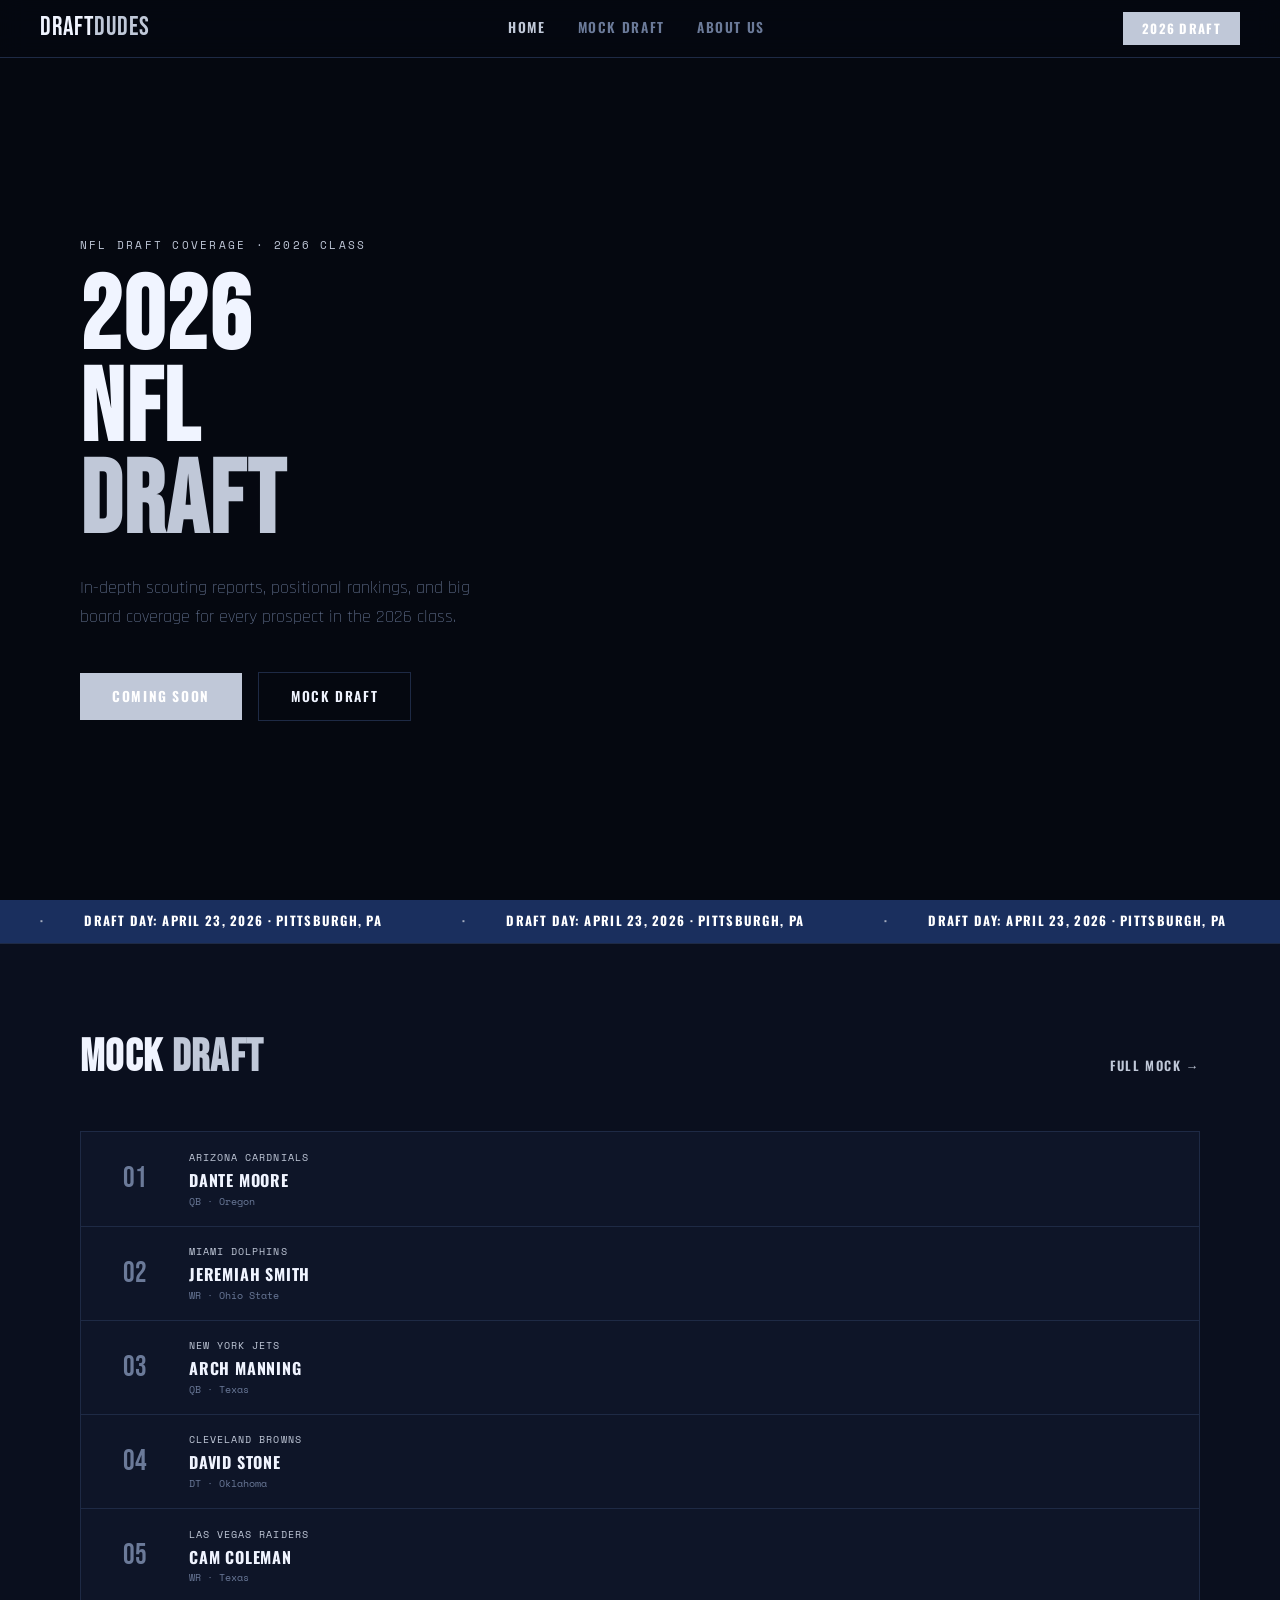
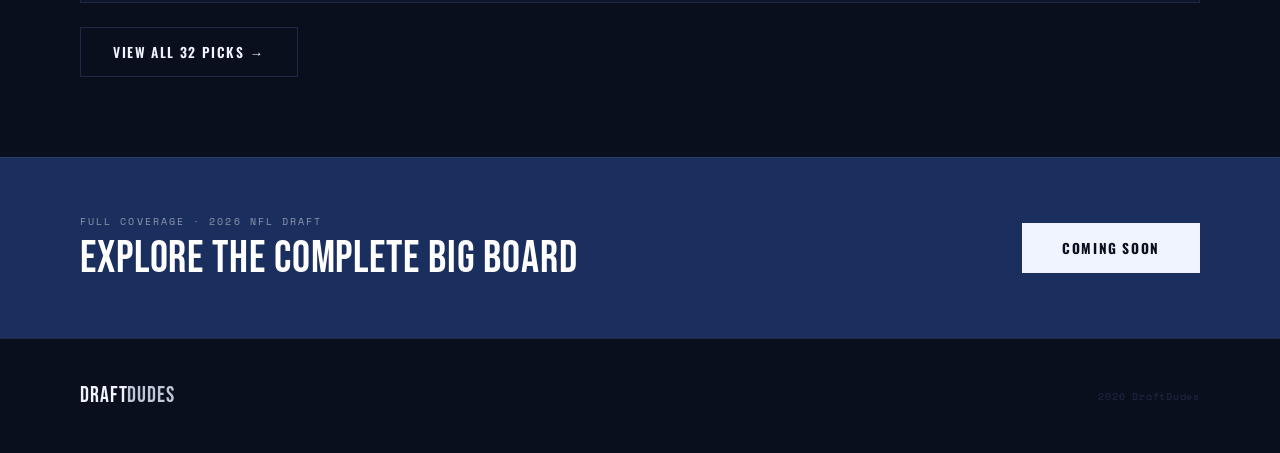
<file: index.html>
<!DOCTYPE html>
<html lang="en">
<head>
<meta charset="UTF-8">
<meta name="viewport" content="width=device-width, initial-scale=1.0">
<title>DraftDudes — 2026 NFL Draft</title>
<link rel="icon" type="image/x-icon" href="ChatGPT Image Apr 23, 2026, 07_08_02 PM.png">
<link rel="preconnect" href="https://fonts.googleapis.com">
<link rel="preconnect" href="https://fonts.gstatic.com" crossorigin>
<link href="https://fonts.googleapis.com/css2?family=Bebas+Neue&family=Oswald:wght@300;400;600;700&family=Rajdhani:wght@300;500;600;700&family=Space+Mono:wght@400;700&display=swap" rel="stylesheet">
<link rel="stylesheet" href="Main.css">
</head>
<body>

<!-- NAV -->
<nav class="topnav" id="mainNav">
  <a href="index.html" class="nav-logo">Draft<span>Dudes</span></a>
  <ul class="nav-links">
    <li><a href="index.html" class="active">Home</a></li>
    <li><a href="MockDraft27.html">Mock Draft</a></li>
    <li><a href="About.html">About Us</a></li>
  </ul>
  <a href="#" class="nav-cta">2026 Draft</a>
  <button class="hamburger" id="hamburger" aria-label="Menu">
    <span></span><span></span><span></span>
  </button>
</nav>

<!-- HERO -->
<section class="hero" id="home">
  <div class="hero-left">
    <div class="hero-eyebrow fade-up">NFL Draft Coverage · 2026 Class</div>
    <h1 class="hero-title fade-up delay-1">
      2026<br>NFL<br><em>Draft</em>
    </h1>
    <p class="hero-sub fade-up delay-2">
      In-depth scouting reports, positional rankings, and big board coverage for every prospect in the 2026 class.
    </p>
    <div class="hero-actions fade-up delay-3">
      <a href="" class="btn-primary">Coming soon</a>
      <a href="MockDraft27.html" class="btn-ghost">Mock Draft</a>
    </div>
  </div>
  </section>


<!-- TICKER -->
<div class="ticker-wrap">
  <div class="ticker-track">
    <span class="ticker-item">Draft Day: April 23, 2026 · Pittsburgh, PA</span>
    <span class="ticker-item">Draft Day: April 23, 2026 · Pittsburgh, PA</span>
    <span class="ticker-item">Draft Day: April 23, 2026 · Pittsburgh, PA</span>
    <span class="ticker-item">Draft Day: April 23, 2026 · Pittsburgh, PA</span>
    <span class="ticker-item">Draft Day: April 23, 2026 · Pittsburgh, PA</span>
    <span class="ticker-item">Draft Day: April 23, 2026 · Pittsburgh, PA</span>
    <span class="ticker-item">Draft Day: April 23, 2026 · Pittsburgh, PA</span>
    <span class="ticker-item">Draft Day: April 23, 2026 · Pittsburgh, PA</span>
  </div>
</div>



<!-- MOCK DRAFT -->
<section class="section mock-section" id="mock">
  <div class="section-header">
    <h2 class="section-title">Mock <span>Draft</span></h2>
    <a href="MockDraft27.html" class="section-link">Full Mock →</a>
  </div>
  <div class="mock-picks">
    <a href="#" class="mock-pick">
      <div class="mp-num">01</div>
      <div class="mp-info">
        <div class="mp-team">Arizona Cardnials</div>
        <div class="mp-player">Dante Moore</div>
        <div class="mp-pos-school">QB · Oregon</div>
      </div>
    </a>
    <a href="#" class="mock-pick">
      <div class="mp-num">02</div>
      <div class="mp-info">
        <div class="mp-team">Miami Dolphins</div>
        <div class="mp-player">Jeremiah Smith</div>
        <div class="mp-pos-school">WR · Ohio State</div>
      </div>
    </a>
    <a href="#" class="mock-pick">
      <div class="mp-num">03</div>
      <div class="mp-info">
        <div class="mp-team">New York Jets</div>
        <div class="mp-player">Arch Manning</div>
        <div class="mp-pos-school">QB · Texas</div>
      </div>
      
    </a>
    <a href="#" class="mock-pick">
      <div class="mp-num">04</div>
      <div class="mp-info">
        <div class="mp-team">Cleveland Browns</div>
        <div class="mp-player">David Stone</div>
        <div class="mp-pos-school">DT · Oklahoma</div>
      </div>

    </a>
    <a href="#" class="mock-pick">
      <div class="mp-num">05</div>
      <div class="mp-info">
        <div class="mp-team">Las Vegas Raiders</div>
        <div class="mp-player">Cam Coleman</div>
        <div class="mp-pos-school">WR · Texas</div>
      </div>
      
    </a>
  </div>
  <a href="MockDraft27.html" class="btn-ghost">View All 32 Picks →</a>
</section>

<!-- CTA BAND -->
<div class="cta-band">
  <div class="cta-band-text">
    <div class="cta-band-eyebrow">Full Coverage · 2026 NFL Draft</div>
    <div class="cta-band-title">Explore the Complete Big Board</div>
  </div>
  <a href="" class="btn-white">Coming Soon</a>
</div>

<!-- FOOTER -->
<footer>
  <div class="footer-logo">Draft<span>Dudes</span></div>
  <div class="footer-copy">2026 DraftDudes</div>
</footer>

<script>
  const hamburger = document.getElementById('hamburger');
  const nav = document.getElementById('mainNav');
  hamburger.addEventListener('click', () => nav.classList.toggle('open'));
</script>

</body>
</html>
</file>
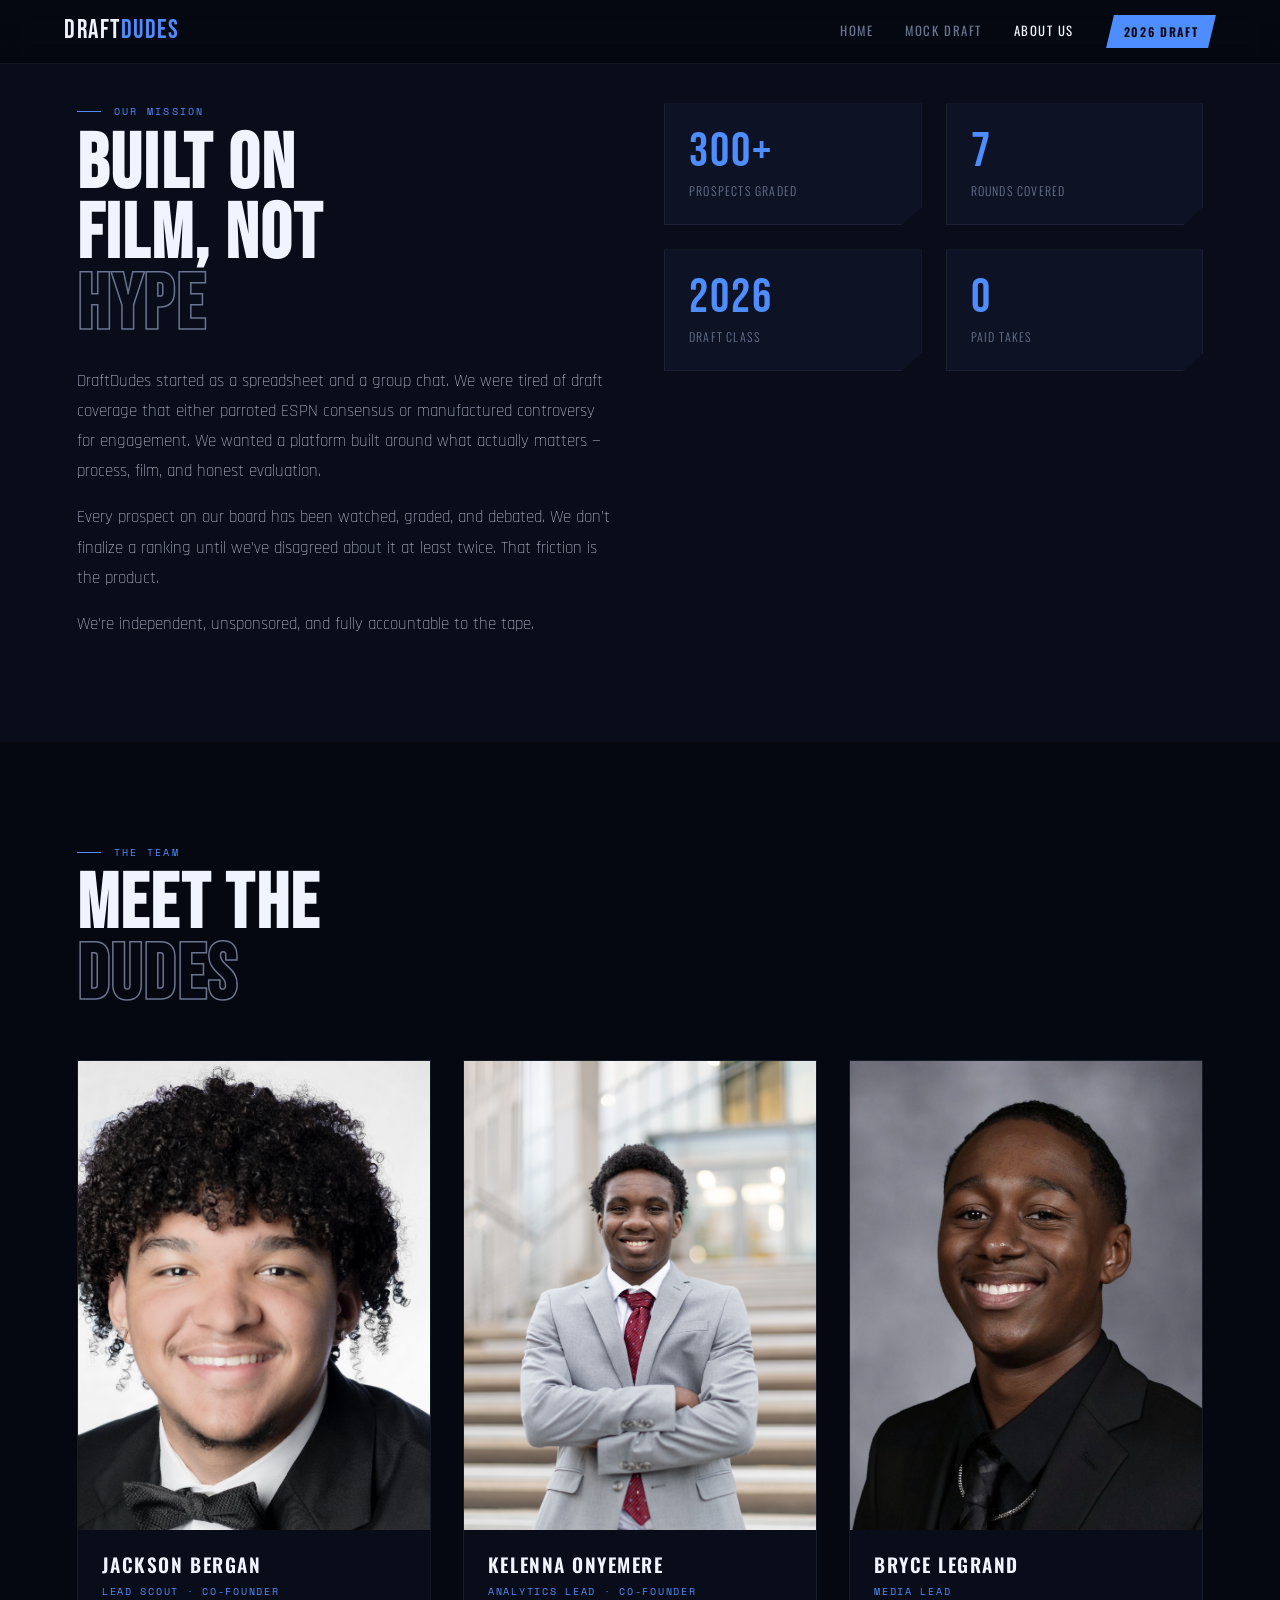
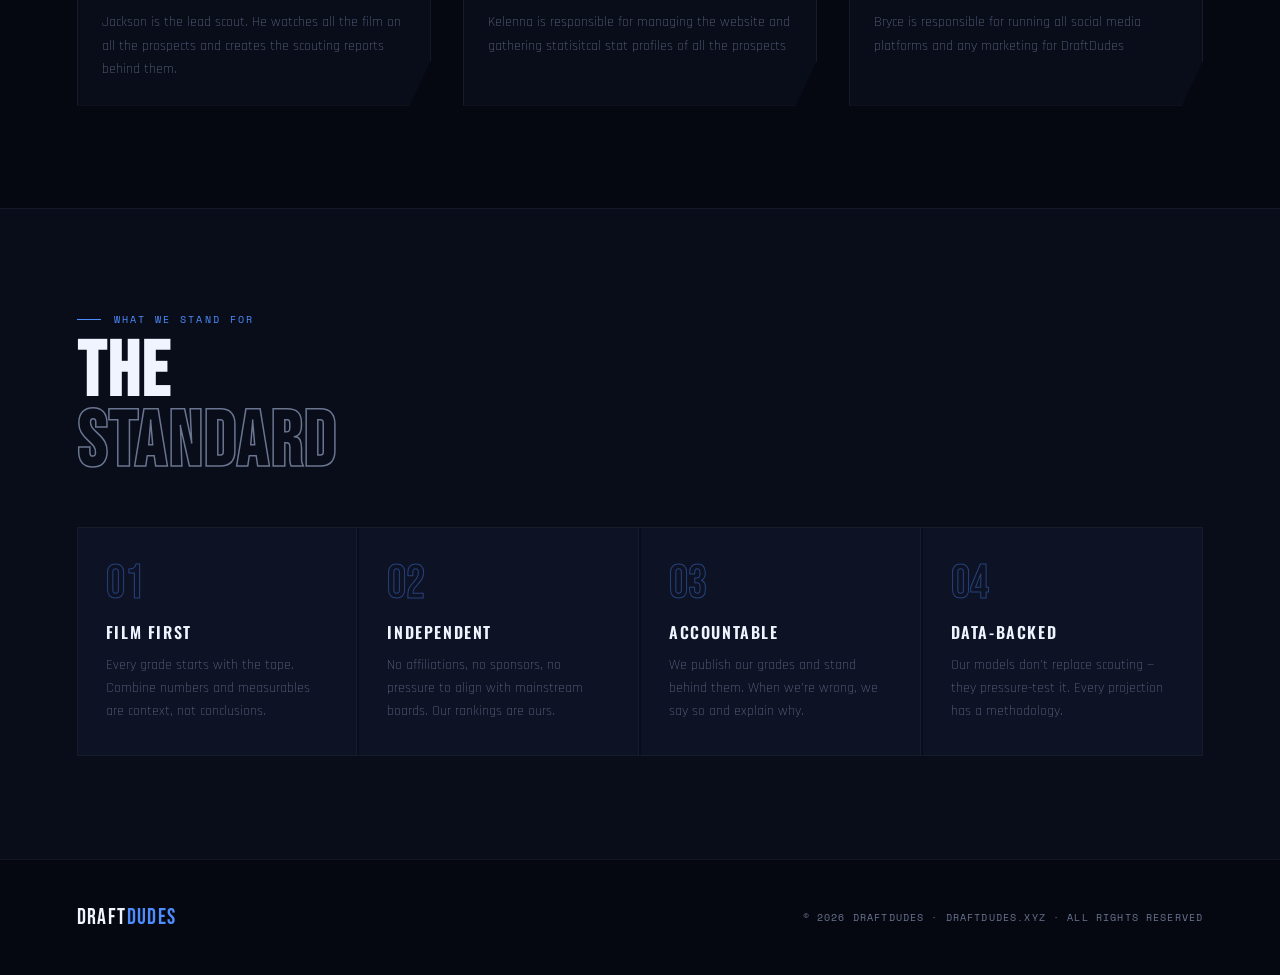
<file: About.html>
<!DOCTYPE html>
<html lang="en">
<head>
<meta charset="UTF-8">
<meta name="viewport" content="width=device-width, initial-scale=1.0">
<title>DraftDudes — About Us</title>
<link rel="preconnect" href="https://fonts.googleapis.com">
<link rel="preconnect" href="https://fonts.gstatic.com" crossorigin>
<link href="https://fonts.googleapis.com/css2?family=Bebas+Neue&family=Oswald:wght@300;400;600;700&family=Rajdhani:wght@300;500;600;700&family=Space+Mono:wght@400;700&display=swap" rel="stylesheet">
<style>
  /* ── TOKENS ── */
  :root {
    --black:     #050810;
    --navy:      #090d1a;
    --navy-mid:  #0d1225;
    --silver:    #c0c8d8;
    --silver-dim:#6a7590;
    --white:     #f0f4ff;
    --accent:    #4e8dff;
    --accent2:   #a0c4ff;
    --red:       #c0392b;
    --gold:      #d4af37;
    --gap:       clamp(1.5rem, 4vw, 3rem);
  }

  *, *::before, *::after { box-sizing: border-box; margin: 0; padding: 0; }

  html { scroll-behavior: smooth; }

  body {
    background: var(--black);
    color: var(--white);
    font-family: 'Rajdhani', sans-serif;
    font-size: 17px;
    line-height: 1.6;
    overflow-x: hidden;
  }

  /* ── NAV ── */
  .topnav {
    position: fixed; top: 0; left: 0; right: 0; z-index: 100;
    display: flex; align-items: center; gap: 2rem;
    padding: 0 clamp(1.5rem, 5vw, 4rem);
    height: 64px;
    background: rgba(5,8,16,0.92);
    backdrop-filter: blur(12px);
    border-bottom: 1px solid rgba(192,200,216,0.08);
  }
  .nav-logo {
    font-family: 'Bebas Neue', sans-serif;
    font-size: 1.6rem;
    letter-spacing: 0.06em;
    text-decoration: none;
    color: var(--white);
    margin-right: auto;
  }
  .nav-logo span { color: var(--accent); }
  .nav-links { list-style: none; display: flex; gap: 2rem; }
  .nav-links a {
    font-family: 'Oswald', sans-serif;
    font-size: 0.8rem;
    font-weight: 400;
    letter-spacing: 0.12em;
    text-transform: uppercase;
    text-decoration: none;
    color: var(--silver-dim);
    transition: color 0.2s;
  }
  .nav-links a:hover, .nav-links a.active { color: var(--white); }
  .nav-cta {
    font-family: 'Oswald', sans-serif;
    font-size: 0.75rem;
    font-weight: 600;
    letter-spacing: 0.14em;
    text-transform: uppercase;
    text-decoration: none;
    color: var(--black);
    background: var(--accent);
    padding: 0.45rem 1.1rem;
    clip-path: polygon(8px 0%, 100% 0%, calc(100% - 8px) 100%, 0% 100%);
    transition: background 0.2s;
  }
  .nav-cta:hover { background: var(--accent2); }

  /* ── HERO ── */
  .hero {
    min-height: 100svh;
    padding: 80px clamp(1.5rem, 6vw, 5rem) 0;
    display: grid;
    grid-template-columns: 1fr 1fr;
    gap: var(--gap);
    align-items: center;
    position: relative;
    overflow: hidden;
  }
  .hero::before {
    content: '';
    position: absolute; inset: 0;
    background: radial-gradient(ellipse 60% 70% at 80% 50%, rgba(78,141,255,0.07) 0%, transparent 70%);
    pointer-events: none;
  }

  .hero-eyebrow {
    font-family: 'Space Mono', monospace;
    font-size: 0.7rem;
    letter-spacing: 0.22em;
    text-transform: uppercase;
    color: var(--accent);
    margin-bottom: 1rem;
    display: flex; align-items: center; gap: 0.8rem;
  }
  .hero-eyebrow::before {
    content: '';
    display: inline-block;
    width: 32px; height: 1px;
    background: var(--accent);
  }

  .hero-title {
    font-family: 'Bebas Neue', sans-serif;
    font-size: clamp(5rem, 12vw, 10rem);
    line-height: 0.88;
    letter-spacing: 0.02em;
    color: var(--white);
    margin-bottom: 1.5rem;
  }
  .hero-title em {
    font-style: normal;
    color: transparent;
    -webkit-text-stroke: 2px var(--accent);
  }

  .hero-sub {
    font-family: 'Rajdhani', sans-serif;
    font-size: 1.05rem;
    font-weight: 300;
    color: var(--silver);
    max-width: 420px;
    line-height: 1.7;
    margin-bottom: 2rem;
  }

  /* ── HERO RIGHT / CARD ── */
  .hero-right {
    position: relative;
    display: flex;
    flex-direction: column;
    align-items: center;
    justify-content: flex-end;
    height: 100%;
    min-height: 500px;
  }
  .card-frame {
    position: relative;
    width: clamp(260px, 38vw, 440px);
  }
  .card-frame img {
    width: 100%;
    height: auto;
    display: block;
    object-fit: cover;
    clip-path: polygon(0 0, 100% 0, 100% 90%, 92% 100%, 0 100%);
    filter: grayscale(20%) contrast(1.05);
  }
  /* accent stripe */
  .card-frame::before {
    content: '';
    position: absolute;
    top: -6px; left: -6px;
    right: 30px; bottom: 30px;
    border: 1px solid rgba(78,141,255,0.35);
    clip-path: polygon(0 0, 100% 0, 100% 90%, 92% 100%, 0 100%);
    pointer-events: none;
    z-index: -1;
  }
  .card-label {
    margin-top: 1rem;
    text-align: center;
  }
  .card-label-name {
    font-family: 'Oswald', sans-serif;
    font-size: 1.3rem;
    font-weight: 600;
    letter-spacing: 0.1em;
    text-transform: uppercase;
    color: var(--white);
  }
  .card-label-role {
    font-family: 'Space Mono', monospace;
    font-size: 0.65rem;
    letter-spacing: 0.18em;
    text-transform: uppercase;
    color: var(--accent);
    margin-top: 0.2rem;
  }

  /* ── SECTION SHELL ── */
  .section {
    padding: clamp(4rem, 8vw, 7rem) clamp(1.5rem, 6vw, 5rem);
  }

  .section-label {
    font-family: 'Space Mono', monospace;
    font-size: 0.65rem;
    letter-spacing: 0.22em;
    text-transform: uppercase;
    color: var(--accent);
    margin-bottom: 0.6rem;
    display: flex; align-items: center; gap: 0.8rem;
  }
  .section-label::before {
    content: '';
    display: inline-block;
    width: 24px; height: 1px;
    background: var(--accent);
  }

  .section-heading {
    font-family: 'Bebas Neue', sans-serif;
    font-size: clamp(2.5rem, 6vw, 5rem);
    line-height: 0.92;
    letter-spacing: 0.03em;
    color: var(--white);
    margin-bottom: 1.5rem;
  }
  .section-heading em {
    font-style: normal;
    color: transparent;
    -webkit-text-stroke: 1.5px var(--silver-dim);
  }

  /* ── MISSION ── */
  .mission {
    background: var(--navy);
    border-top: 1px solid rgba(192,200,216,0.07);
  }
  .mission-grid {
    display: grid;
    grid-template-columns: 1fr 1fr;
    gap: var(--gap);
    align-items: start;
  }
  .mission-body {
    font-size: 1.05rem;
    font-weight: 300;
    color: var(--silver);
    line-height: 1.8;
  }
  .mission-body p + p { margin-top: 1rem; }
  .mission-stats {
    display: grid;
    grid-template-columns: 1fr 1fr;
    gap: 1.5rem;
  }
  .stat-card {
    background: var(--navy-mid);
    border: 1px solid rgba(192,200,216,0.08);
    padding: 1.5rem;
    clip-path: polygon(0 0, 100% 0, 100% 85%, 92% 100%, 0 100%);
  }
  .stat-num {
    font-family: 'Bebas Neue', sans-serif;
    font-size: 3rem;
    line-height: 1;
    color: var(--accent);
    letter-spacing: 0.04em;
  }
  .stat-desc {
    font-family: 'Oswald', sans-serif;
    font-size: 0.75rem;
    font-weight: 300;
    letter-spacing: 0.1em;
    text-transform: uppercase;
    color: var(--silver-dim);
    margin-top: 0.3rem;
  }

  /* ── TEAM ── */
  .team-grid {
    display: grid;
    grid-template-columns: repeat(auto-fit, minmax(240px, 1fr));
    gap: 2rem;
    margin-top: 3rem;
  }
  .team-card {
    background: var(--navy);
    border: 1px solid rgba(192,200,216,0.08);
    overflow: hidden;
    clip-path: polygon(0 0, 100% 0, 100% 93%, 94% 100%, 0 100%);
    transition: border-color 0.25s, transform 0.25s;
  }
  .team-card:hover {
    border-color: rgba(78,141,255,0.35);
    transform: translateY(-4px);
  }
  .team-card-img {
    width: 100%;
    aspect-ratio: 3/4;
    object-fit: cover;
    object-position: top;
    display: block;
    filter: grayscale(25%);
    transition: filter 0.3s;
  }
  .team-card:hover .team-card-img { filter: grayscale(0%); }
  .team-card-img-placeholder {
    width: 100%;
    aspect-ratio: 3/4;
    background: linear-gradient(135deg, var(--navy-mid) 0%, #0f1730 100%);
    display: flex; align-items: center; justify-content: center;
  }
  .team-card-img-placeholder svg {
    width: 64px; height: 64px;
    opacity: 0.2;
  }
  .team-card-body { padding: 1.25rem 1.5rem 1.5rem; }
  .team-card-name {
    font-family: 'Oswald', sans-serif;
    font-size: 1.2rem;
    font-weight: 600;
    letter-spacing: 0.08em;
    text-transform: uppercase;
    color: var(--white);
  }
  .team-card-role {
    font-family: 'Space Mono', monospace;
    font-size: 0.6rem;
    letter-spacing: 0.18em;
    text-transform: uppercase;
    color: var(--accent);
    margin: 0.2rem 0 0.75rem;
  }
  .team-card-bio {
    font-size: 0.9rem;
    font-weight: 300;
    color: var(--silver-dim);
    line-height: 1.6;
  }
  .team-card-tags {
    display: flex; flex-wrap: wrap; gap: 0.4rem;
    margin-top: 0.9rem;
  }
  .tag {
    font-family: 'Space Mono', monospace;
    font-size: 0.58rem;
    letter-spacing: 0.12em;
    text-transform: uppercase;
    color: var(--silver-dim);
    border: 1px solid rgba(192,200,216,0.15);
    padding: 0.2rem 0.55rem;
  }

  /* ── VALUES ── */
  .values {
    background: var(--navy);
    border-top: 1px solid rgba(192,200,216,0.07);
  }
  .values-list {
    display: grid;
    grid-template-columns: repeat(auto-fit, minmax(240px, 1fr));
    gap: 2px;
    margin-top: 3rem;
    border: 1px solid rgba(192,200,216,0.08);
  }
  .value-item {
    padding: 2rem 1.75rem;
    background: var(--navy-mid);
    border-right: 1px solid rgba(192,200,216,0.06);
    transition: background 0.2s;
  }
  .value-item:last-child { border-right: none; }
  .value-item:hover { background: #101629; }
  .value-glyph {
    font-family: 'Bebas Neue', sans-serif;
    font-size: 3rem;
    line-height: 1;
    color: transparent;
    -webkit-text-stroke: 1px rgba(78,141,255,0.4);
    margin-bottom: 0.75rem;
  }
  .value-title {
    font-family: 'Oswald', sans-serif;
    font-size: 1rem;
    font-weight: 600;
    letter-spacing: 0.1em;
    text-transform: uppercase;
    color: var(--white);
    margin-bottom: 0.5rem;
  }
  .value-desc {
    font-size: 0.88rem;
    font-weight: 300;
    color: var(--silver-dim);
    line-height: 1.65;
  }

  /* ── FOOTER ── */
  footer {
    padding: 2.5rem clamp(1.5rem, 6vw, 5rem);
    border-top: 1px solid rgba(192,200,216,0.07);
    display: flex;
    align-items: center;
    justify-content: space-between;
    gap: 1rem;
    flex-wrap: wrap;
  }
  .footer-logo {
    font-family: 'Bebas Neue', sans-serif;
    font-size: 1.4rem;
    letter-spacing: 0.06em;
    color: var(--white);
    text-decoration: none;
  }
  .footer-logo span { color: var(--accent); }
  .footer-copy {
    font-family: 'Space Mono', monospace;
    font-size: 0.6rem;
    letter-spacing: 0.12em;
    color: var(--silver-dim);
    text-transform: uppercase;
  }

  /* ── FADE-IN ANIMS ── */
  .fade-up {
    opacity: 0;
    transform: translateY(24px);
    animation: fadeUp 0.7s forwards;
  }
  .delay-1 { animation-delay: 0.15s; }
  .delay-2 { animation-delay: 0.28s; }
  .delay-3 { animation-delay: 0.42s; }

  @keyframes fadeUp {
    to { opacity: 1; transform: none; }
  }

  @media (prefers-reduced-motion: reduce) {
    .fade-up { animation: none; opacity: 1; transform: none; }
  }

  /* ── RESPONSIVE ── */
  @media (max-width: 768px) {
    .hero {
      grid-template-columns: 1fr;
      padding-bottom: 3rem;
      text-align: center;
    }
    .hero-eyebrow { justify-content: center; }
    .hero-sub { margin: 0 auto 2rem; }
    .hero-right { min-height: auto; }
    .mission-grid { grid-template-columns: 1fr; }
    .nav-links, .nav-cta { display: none; }
    .values-list { grid-template-columns: 1fr 1fr; }
    .value-item { border-right: none; border-bottom: 1px solid rgba(192,200,216,0.06); }
  }
</style>
</head>
<body>

<!-- NAV -->
<nav class="topnav">
  <a href="index.html" class="nav-logo">Draft<span>Dudes</span></a>
  <ul class="nav-links">
    <li><a href="index.html">Home</a></li>
    <li><a href="MockDraft27.html">Mock Draft</a></li>
    <li><a href="About.html" class="active">About Us</a></li>
  </ul>
  <a href="#" class="nav-cta">2026 Draft</a>
</nav>


<!-- MISSION -->
<section class="section mission" id="mission">
  <div class="mission-grid">
    <div>
      <div class="section-label">Our Mission</div>
      <h2 class="section-heading">Built on<br>Film, Not<br><em>Hype</em></h2>
      <div class="mission-body">
        <p>DraftDudes started as a spreadsheet and a group chat. We were tired of draft coverage that either parroted ESPN consensus or manufactured controversy for engagement. We wanted a platform built around what actually matters — process, film, and honest evaluation.</p>
        <p>Every prospect on our board has been watched, graded, and debated. We don't finalize a ranking until we've disagreed about it at least twice. That friction is the product.</p>
        <p>We're independent, unsponsored, and fully accountable to the tape.</p>
      </div>
    </div>
    <div class="mission-stats">
      <div class="stat-card">
        <div class="stat-num">300+</div>
        <div class="stat-desc">Prospects Graded</div>
      </div>
      <div class="stat-card">
        <div class="stat-num">7</div>
        <div class="stat-desc">Rounds Covered</div>
      </div>
      <div class="stat-card">
        <div class="stat-num">2026</div>
        <div class="stat-desc">Draft Class</div>
      </div>
      <div class="stat-card">
        <div class="stat-num">0</div>
        <div class="stat-desc">Paid Takes</div>
      </div>
    </div>
  </div>
</section>

<!-- TEAM -->
<section class="section" id="team">
  <div class="section-label">The Team</div>
  <h2 class="section-heading">Meet the<br><em>Dudes</em></h2>

  <div class="team-grid">

    <!-- Jackson -->
    <div class="team-card">
      <img class="team-card-img" src="Screenshot 2026-06-23 at 2.27.05 PM.png" alt="Jackson Bergan">
      <div class="team-card-body">
        <div class="team-card-name">Jackson Bergan</div>
        <div class="team-card-role">Lead Scout · Co-Founder</div>
        <p class="team-card-bio">Jackson is the lead scout. He watches all the film on all the prospects and creates the scouting reports behind them.</p>
      </div>
    </div>

    <!-- Kelenna  -->
    <div class="team-card">
      <img class="team-card-img" src="Kelenna_headshot.jpg" alt="Kelenna Onyemere">
      <div class="team-card-body">
        <div class="team-card-name">Kelenna Onyemere</div>
        <div class="team-card-role">Analytics Lead · Co-Founder</div>
        <p class="team-card-bio">Kelenna is responsible for managing the website and gathering statisitcal stat profiles of all the prospects</p>
        
      </div>
    </div>

    <!-- Bryce -->
    <div class="team-card">
      <img class="team-card-img" src="IMG_3458.jpg" alt="Bryce Legrand">
      <div class="team-card-body">
        <div class="team-card-name">Bryce Legrand</div>
        <div class="team-card-role">Media lead</div>
        <p class="team-card-bio">Bryce is responsible for running all social media platforms and any marketing for DraftDudes</p>
        
      </div>
    </div>

  </div>
</section>

<!-- VALUES -->
<section class="section values" id="values">
  <div class="section-label">What We Stand For</div>
  <h2 class="section-heading">The<br><em>Standard</em></h2>
  <div class="values-list">
    <div class="value-item">
      <div class="value-glyph">01</div>
      <div class="value-title">Film First</div>
      <p class="value-desc">Every grade starts with the tape. Combine numbers and measurables are context, not conclusions.</p>
    </div>
    <div class="value-item">
      <div class="value-glyph">02</div>
      <div class="value-title">Independent</div>
      <p class="value-desc">No affiliations, no sponsors, no pressure to align with mainstream boards. Our rankings are ours.</p>
    </div>
    <div class="value-item">
      <div class="value-glyph">03</div>
      <div class="value-title">Accountable</div>
      <p class="value-desc">We publish our grades and stand behind them. When we're wrong, we say so and explain why.</p>
    </div>
    <div class="value-item">
      <div class="value-glyph">04</div>
      <div class="value-title">Data-Backed</div>
      <p class="value-desc">Our models don't replace scouting — they pressure-test it. Every projection has a methodology.</p>
    </div>
  </div>
</section>

<!-- FOOTER -->
<footer>
  <a href="index.html" class="footer-logo">Draft<span>Dudes</span></a>
  <span class="footer-copy">© 2026 DraftDudes · draftdudes.xyz · All rights reserved</span>
</footer>

</body>
</html>
</file>
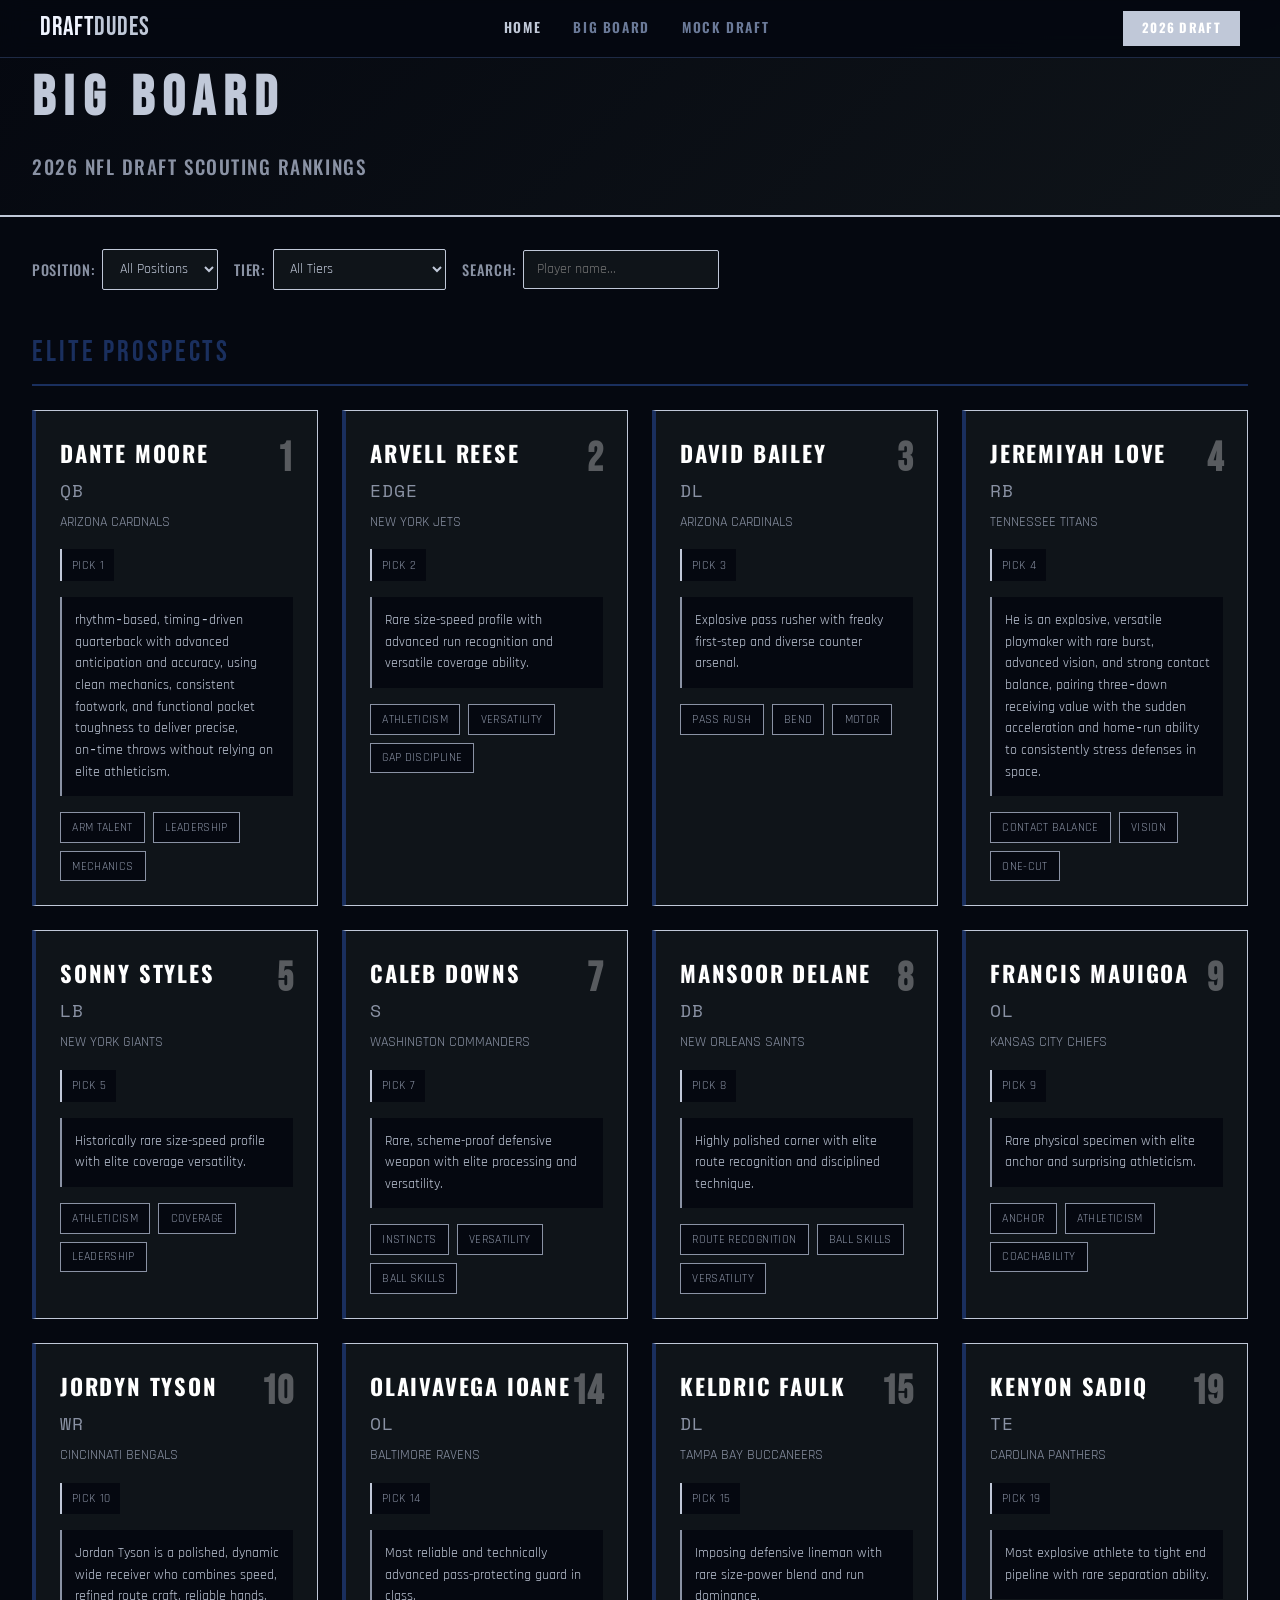
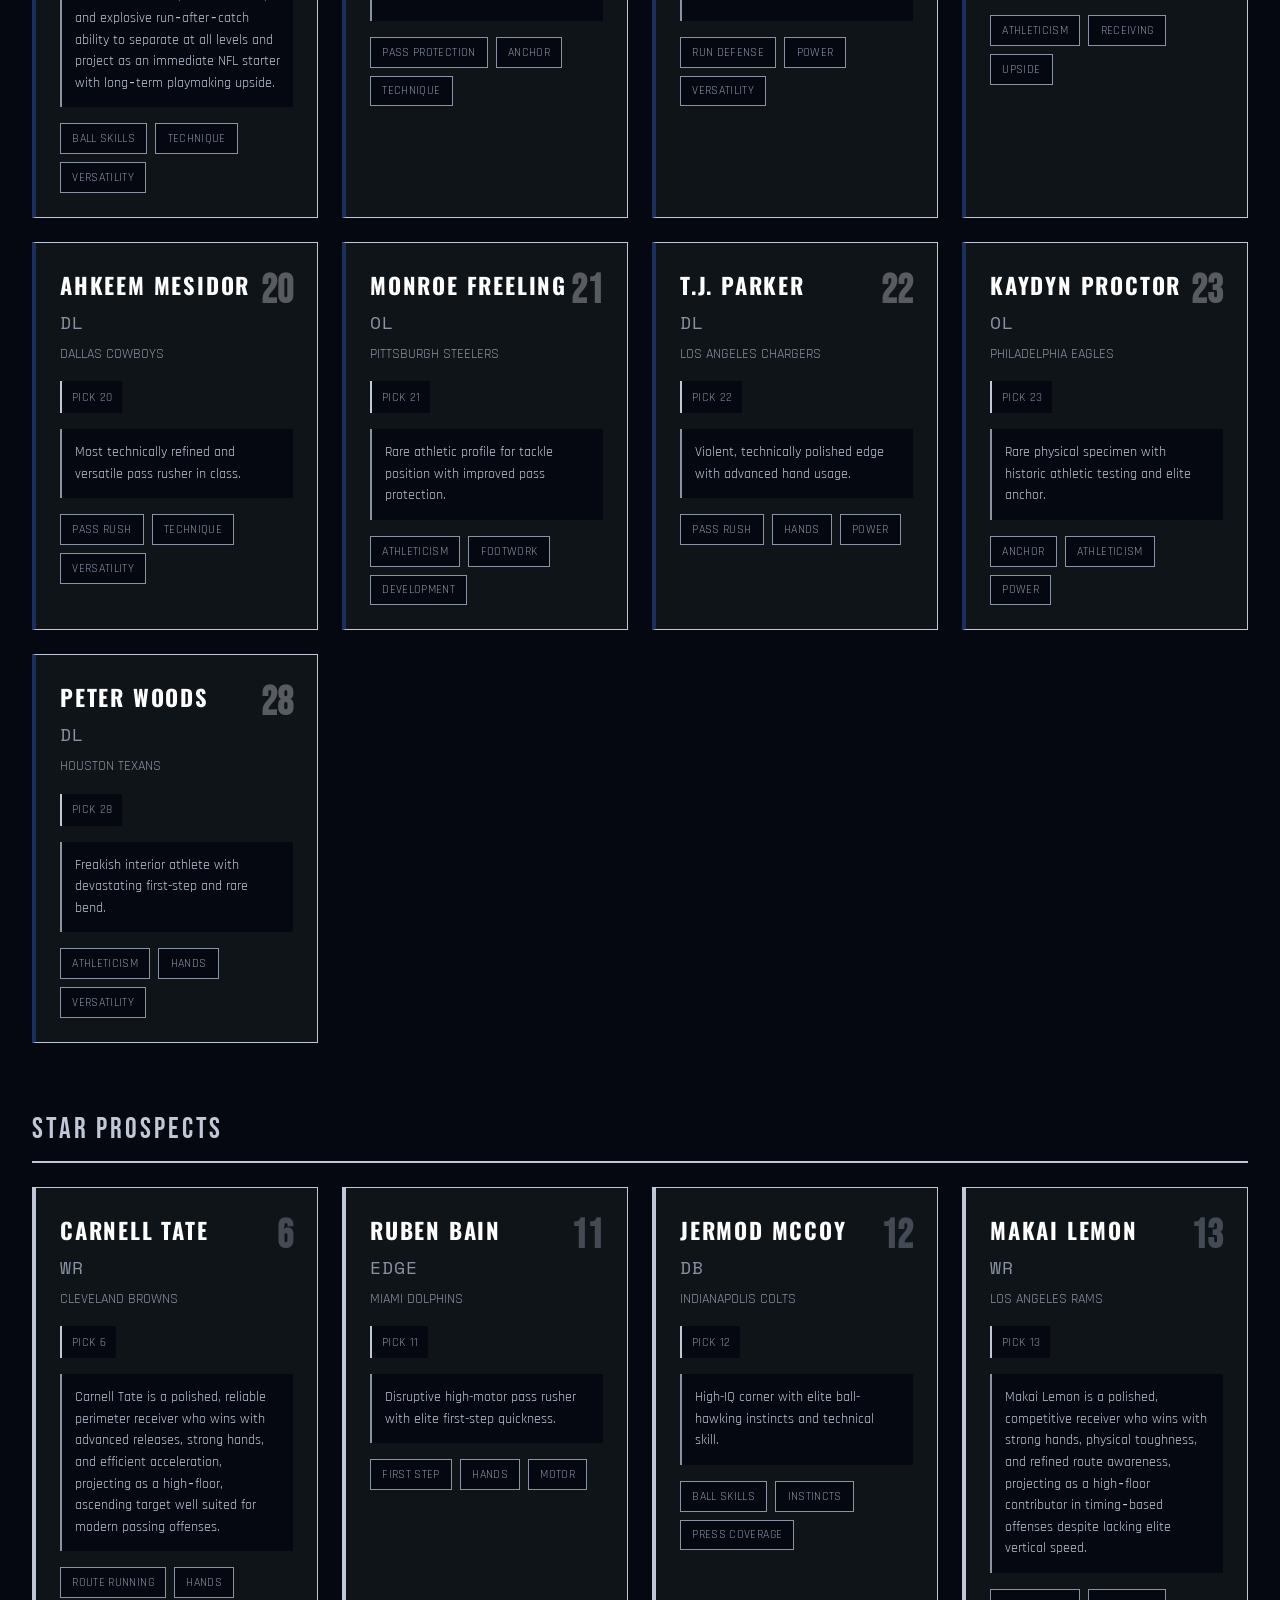
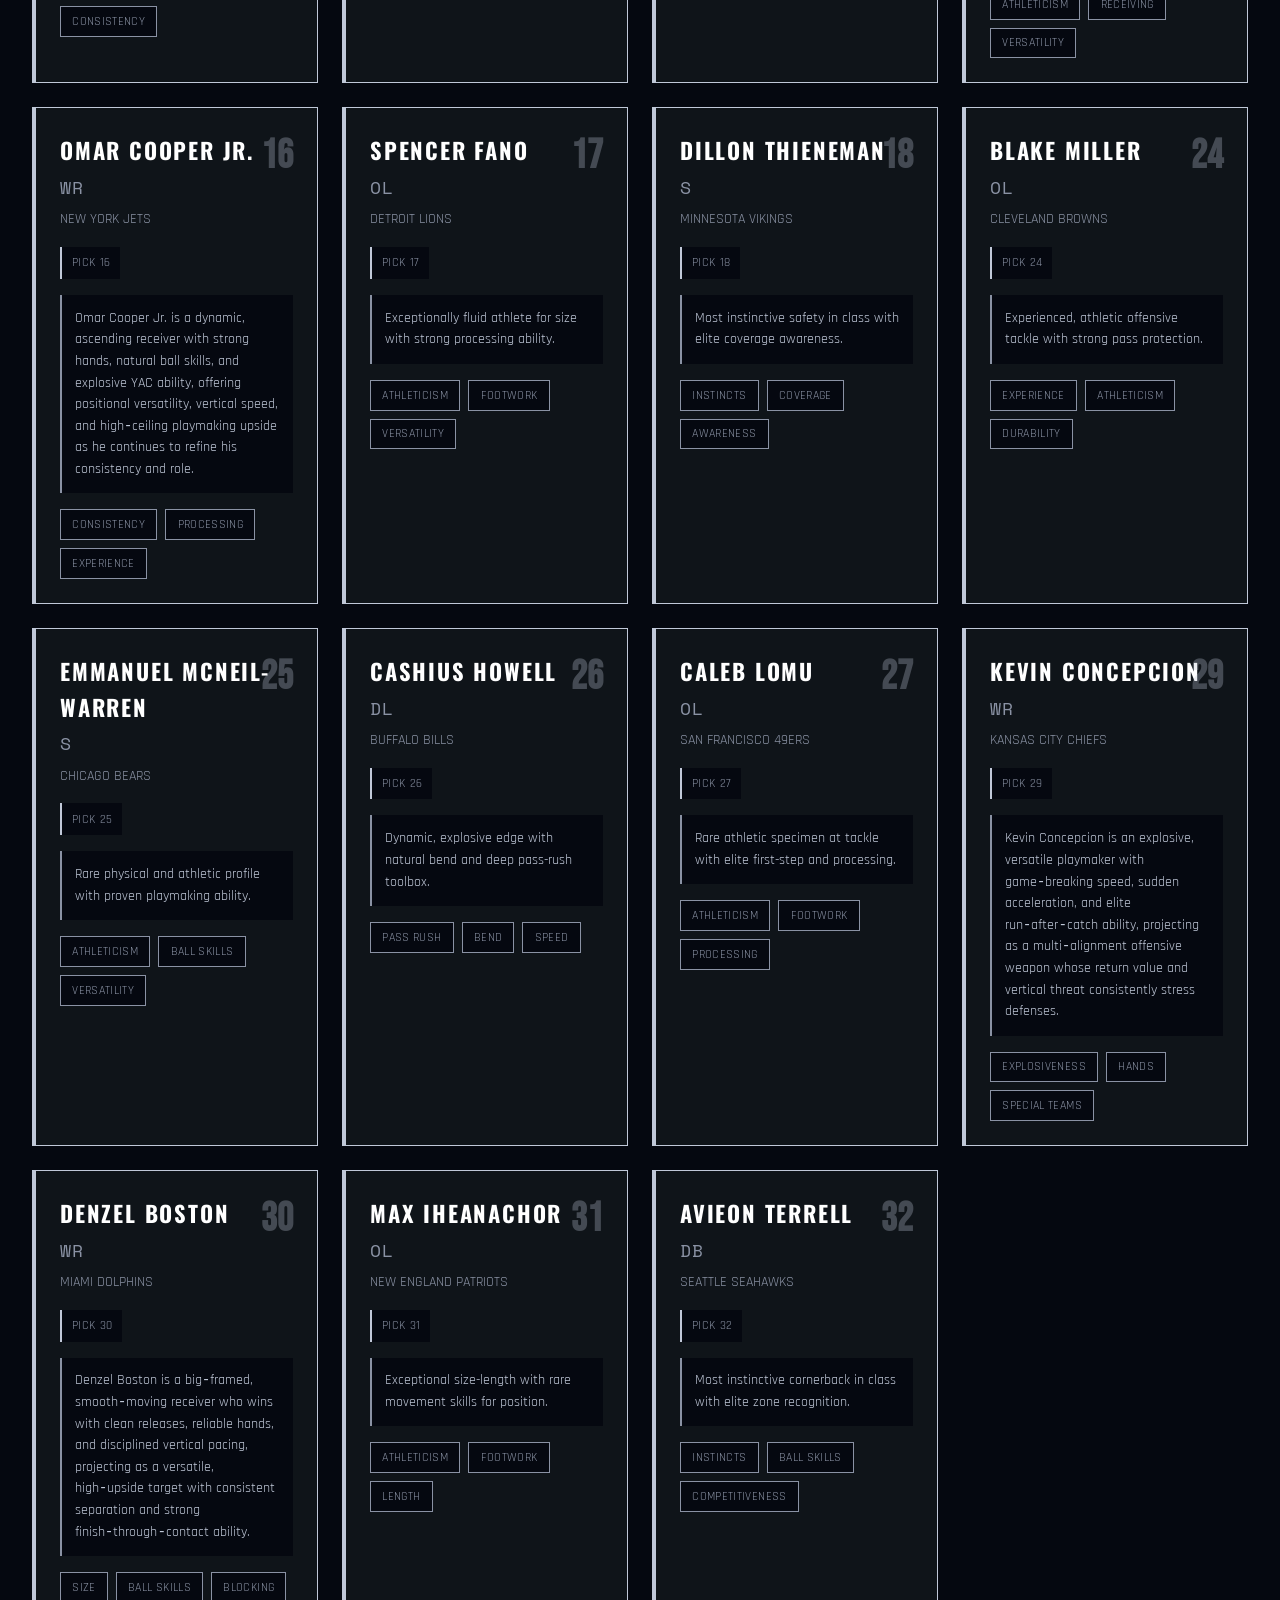
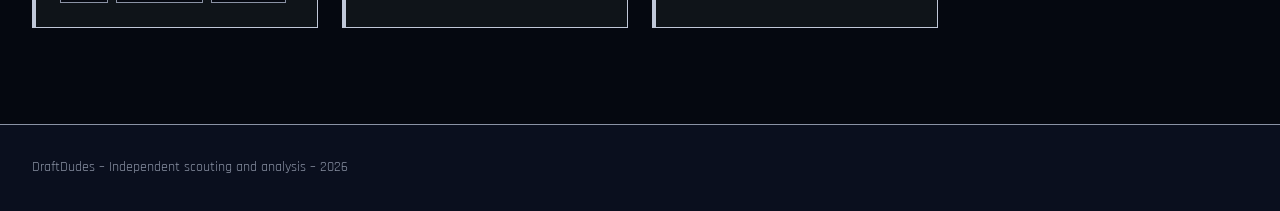
<file: BigBoard.html>
<!DOCTYPE html>
<html lang="en">
<head>
    <meta charset="UTF-8">
    <meta name="viewport" content="width=device-width, initial-scale=1.0">
    <title>DraftDudes | Big Board</title>
    <link rel="icon" type="image/x-icon" href="ChatGPT Image Apr 23, 2026, 07_08_02 PM.png">
    <link href="https://fonts.googleapis.com/css2?family=Bebas+Neue&family=Oswald:wght@500;700&family=Rajdhani:wght@400;500;600&family=Space+Mono:wght@400;700&display=swap" rel="stylesheet">
    <link rel="stylesheet" href="Main.css">
    <style>

        * {
            margin: 0;
            padding: 0;
            box-sizing: border-box;
        }

        body {
            background: #050810;
            color: #c0c8d8;
            font-family: 'Rajdhani', monospace;
            font-size: 14px;
            line-height: 1.6;
        }

        header {
            background: linear-gradient(135deg, #050810 0%, #0f1419 100%);
            border-bottom: 2px solid #c0c8d8;
            padding: 2rem 2rem;
            margin-bottom: 2rem;
        }

        .header-content {
            max-width: 1400px;
            margin: 0 auto;
        }

        h1 {
            font-family: 'Bebas Neue', sans-serif;
            font-size: 3.5rem;
            letter-spacing: 0.15em;
            color: #c0c8d8;
            text-transform: uppercase;
            margin-bottom: 0.5rem;
        }

        .subtitle {
            font-family: 'Oswald', sans-serif;
            font-size: 1.2rem;
            letter-spacing: 0.08em;
            color: #8a92a4;
            text-transform: uppercase;
            font-weight: 500;
        }

        .container {
            max-width: 1400px;
            margin: 0 auto;
            padding: 0 2rem;
        }

        .controls {
            display: flex;
            gap: 1rem;
            margin-bottom: 2rem;
            flex-wrap: wrap;
            align-items: center;
        }

        .filter-group {
            display: flex;
            gap: 0.5rem;
            align-items: center;
        }

        label {
            font-family: 'Oswald', sans-serif;
            font-size: 0.9rem;
            text-transform: uppercase;
            letter-spacing: 0.05em;
            color: #8a92a4;
            font-weight: 500;
        }

        select, input {
            background: #0f1419;
            border: 1px solid #c0c8d8;
            color: #c0c8d8;
            padding: 0.6rem 0.8rem;
            font-family: 'Rajdhani', monospace;
            font-size: 0.9rem;
            border-radius: 2px;
            cursor: pointer;
        }

        select:hover, input:hover {
            border-color: #ffffff;
        }

        .bigboard {
            display: grid;
            gap: 1.5rem;
            margin-bottom: 3rem;
        }

        .rank-tier {
            margin-bottom: 2rem;
        }

        .tier-header {
            font-family: 'Bebas Neue', sans-serif;
            font-size: 1.8rem;
            letter-spacing: 0.1em;
            text-transform: uppercase;
            color: #c0c8d8;
            padding: 0.5rem 0;
            border-bottom: 2px solid #c0c8d8;
            margin-bottom: 1.5rem;
        }

        .tier-header.tier1 {
            color: #1a2f5e;
            border-bottom-color: #1a2f5e;
        }

        .tier-header.tier2 {
            color: #c0c8d8;
            border-bottom-color: #c0c8d8;
        }

        .tier-header.tier3 {
            color: #8a92a4;
            border-bottom-color: #8a92a4;
        }

        .prospects-row {
            display: grid;
            grid-template-columns: repeat(auto-fill, minmax(280px, 1fr));
            gap: 1.5rem;
        }

        .prospect-card {
            background: #0f1419;
            border: 1px solid #c0c8d8;
            border-left: 4px solid #c0c8d8;
            padding: 1.5rem;
            cursor: pointer;
            transition: all 0.2s ease;
            position: relative;
        }

        .prospect-card:hover {
            background: #161b24;
            border-color: #ffffff;
            border-left-color: #ffffff;
            transform: translateY(-2px);
        }

        .prospect-card.tier1 {
            border-left-color: #1a2f5e;
        }

        .prospect-card.tier1:hover {
            border-left-color: #1a2f5e;
        }

        .prospect-card.tier2 {
            border-left-color: #c0c8d8;
        }

        .prospect-card.tier3 {
            border-left-color: #8a92a4;
        }

        .rank-badge {
            font-family: 'Bebas Neue', sans-serif;
            font-size: 2.5rem;
            font-weight: bold;
            color: #c0c8d8;
            position: absolute;
            top: 1rem;
            right: 1.5rem;
            opacity: 0.3;
        }

        .prospect-card.tier1 .rank-badge {
            color: #ffffff;
        }

        .prospect-name {
            font-family: 'Oswald', sans-serif;
            font-size: 1.4rem;
            text-transform: uppercase;
            letter-spacing: 0.08em;
            color: #ffffff;
            font-weight: 700;
            margin-bottom: 0.3rem;
        }

        .prospect-position {
            font-family: 'Space Mono', monospace;
            font-size: 1.1rem;
            color: #8a92a4;
            text-transform: uppercase;
            letter-spacing: 0.05em;
            margin-bottom: 0.5rem;
            font-weight: 400;
        }

        .prospect-team {
            color: #8a92a4;
            font-size: 0.85rem;
            margin-bottom: 1rem;
            text-transform: uppercase;
            font-family: 'Rajdhani', monospace;
        }

        .prospect-pick {
            display: inline-block;
            background: #050810;
            border-left: 2px solid #c0c8d8;
            padding: 0.4rem 0.6rem;
            font-size: 0.75rem;
            text-transform: uppercase;
            letter-spacing: 0.05em;
            color: #8a92a4;
            margin-bottom: 1rem;
        }

        .prospect-summary {
            color: #c0c8d8;
            font-size: 0.9rem;
            line-height: 1.5;
            background: #050810;
            padding: 0.8rem;
            border-left: 2px solid #8a92a4;
            margin-bottom: 1rem;
        }

        .tags {
            display: flex;
            gap: 0.5rem;
            flex-wrap: wrap;
        }

        .tag {
            background: #050810;
            border: 1px solid #8a92a4;
            color: #8a92a4;
            padding: 0.3rem 0.7rem;
            font-size: 0.75rem;
            text-transform: uppercase;
            letter-spacing: 0.03em;
        }

        .modal {
            display: none;
            position: fixed;
            z-index: 1000;
            left: 0;
            top: 0;
            width: 100%;
            height: 100%;
            background-color: rgba(5, 8, 16, 0.8);
        }

        .modal.active {
            display: flex;
            align-items: center;
            justify-content: center;
        }

        .modal-content {
            background: #0f1419;
            border: 2px solid #c0c8d8;
            padding: 2rem;
            max-width: 750px;
            width: 90%;
            max-height: 85vh;
            overflow-y: auto;
            position: relative;
        }

        .close-btn {
            position: absolute;
            right: 1.5rem;
            top: 1.5rem;
            background: none;
            border: none;
            color: #c0c8d8;
            font-size: 2rem;
            cursor: pointer;
            transition: color 0.2s;
        }

        .close-btn:hover {
            color: #ffffff;
        }

        .modal-header {
            margin-bottom: 2rem;
            padding-right: 2rem;
        }

        .modal-name {
            font-family: 'Oswald', sans-serif;
            font-size: 2.2rem;
            text-transform: uppercase;
            color: #ffffff;
            font-weight: 700;
            margin-bottom: 0.3rem;
        }

        .modal-meta {
            display: flex;
            gap: 1rem;
            margin-bottom: 1rem;
            font-size: 0.9rem;
            color: #8a92a4;
        }

        .modal-meta-item {
            border-right: 1px solid #8a92a4;
            padding-right: 1rem;
        }

        .modal-meta-item:last-child {
            border-right: none;
        }

        .report-section {
            margin-bottom: 1.5rem;
        }

        .report-section-title {
            font-family: 'Oswald', sans-serif;
            font-size: 1rem;
            text-transform: uppercase;
            letter-spacing: 0.08em;
            color: #c0c8d8;
            border-bottom: 1px solid #8a92a4;
            padding-bottom: 0.5rem;
            margin-bottom: 0.8rem;
            font-weight: 500;
        }

        .report-text {
            color: #c0c8d8;
            line-height: 1.6;
            font-size: 0.9rem;
        }

        .report-text ul {
            margin-left: 1rem;
            margin-top: 0.3rem;
        }

        .report-text li {
            margin-bottom: 0.3rem;
            list-style-position: inside;
        }

        .report-grade {
            display: grid;
            grid-template-columns: 1fr 1fr;
            gap: 1rem;
            margin-bottom: 1.5rem;
        }

        .grade-item {
            background: #050810;
            padding: 0.8rem;
            border-left: 3px solid #8a92a4;
        }

        .grade-label {
            font-size: 0.75rem;
            color: #8a92a4;
            text-transform: uppercase;
            letter-spacing: 0.05em;
            margin-bottom: 0.3rem;
        }

        .grade-value {
            font-family: 'Oswald', sans-serif;
            font-size: 1.5rem;
            color: #c0c8d8;
            letter-spacing: 0.05em;
        }

        footer {
            text-align: center;
            padding: 2rem;
            border-top: 1px solid #8a92a4;
            color: #8a92a4;
            font-size: 0.85rem;
            margin-top: 4rem;
        }

        @media (max-width: 768px) {
            h1 {
                font-size: 2.5rem;
            }

            .prospects-row {
                grid-template-columns: 1fr;
            }

            .controls {
                flex-direction: column;
                align-items: flex-start;
            }

            .filter-group {
                width: 100%;
            }

            select, input {
                width: 100%;
            }

            .modal-content {
                max-height: 90vh;
            }
        }
    </style>
</head>

<!-- NAV -->
<nav class="topnav" id="mainNav">
  <a href="#" class="nav-logo">Draft<span>Dudes</span></a>
  <ul class="nav-links">
    <li><a href="index.html" class="active">Home</a></li>
    <li><a href="BigBoard.html">Big Board</a></li>
    <li><a href="MockDraft27.html">Mock Draft</a></li>
  </ul>
  <a href="#" class="nav-cta">2026 Draft</a>
  <button class="hamburger" id="hamburger" aria-label="Menu">
    <span></span><span></span><span></span>
  </button>
</nav>
<body>
    <br>
    <header>
        <div class="header-content">
            <h1>Big Board</h1>
            <p class="subtitle">2026 NFL Draft Scouting Rankings</p>
        </div>
    </header>

    <div class="container">
        <div class="controls">
            <div class="filter-group">
                <label for="positionFilter">Position:</label>
                <select id="positionFilter">
                    <option value="">All Positions</option>
                </select>
            </div>
            <div class="filter-group">
                <label for="tierFilter">Tier:</label>
                <select id="tierFilter">
                    <option value="">All Tiers</option>
                    <option value="tier1">Blue Chip</option>
                    <option value="tier2">Elite</option>
                    <option value="tier3">Star</option>
                    <option value="tier4">High-Level Contributor</option>
                    <option value="tier5">Quality Depth</option>
                    <option value="tier6">Developmental</option>
                    <option value="tier7">Fringe</option>
                </select>
            </div>
            <div class="filter-group">
                <label for="searchFilter">Search:</label>
                <input type="text" id="searchFilter" placeholder="Player name...">
            </div>
        </div>

        <div class="bigboard" id="bigboard"></div>
    </div>

    <div class="modal" id="detailModal">
        <div class="modal-content">
            <button class="close-btn" onclick="closeModal()">&times;</button>
            <div class="modal-header">
                <div class="modal-name" id="modalName"></div>
                <div class="modal-meta">
                    <div class="modal-meta-item" id="modalPosition"></div>
                    <div class="modal-meta-item" id="modalTeam"></div>
                    <div class="modal-meta-item" id="modalPick"></div>
                </div>
            </div>
            <div id="modalBody"></div>
        </div>
    </div>

    <footer>
        <p>DraftDudes &ndash; Independent scouting and analysis &ndash; 2026</p>
    </footer>

    <script>
        const prospects = [
            {
                rank: 1,
                name: "Dante Moore",
                position: "QB",
                team: "Arizona Cardnals",
                pick: 1,
                tier: "tier1",
                summary: "rhythm‑based, timing‑driven quarterback with advanced anticipation and accuracy, using clean mechanics, consistent footwork, and functional pocket toughness to deliver precise, on‑time throws without relying on elite athleticism.",
                tags: ["Arm Talent", "Leadership", "Mechanics"],
                strengths: [
                    "Exceptionally clean footwork and unified throwing mechanics",
                    "High‑level timing and anticipation, routinely throwing before breaks",
                    "Accurate to all levels, especially outside the numbers and in the intermediate game",
                    "Strong command of timing‑based concepts and leverage manipulation"
                ],
                weaknesses: [
                    "Lacks high‑end arm strength, limiting velocity and deep‑ball explosiveness",
                    "Holds the ball too long at times, leading to unnecessary sacks",
                    "Limited off‑script ceiling compared to more tool‑heavy prospects",
                    "Deep accuracy is effective but not elite, occasionally forcing WR adjustments"
                ],
                report: "Shows strong mechanical consistency with velocity on intermediate routes. Decision-making is advanced for his class, with poise in high-pressure situations."
            },
            {
                rank: 2,
                name: "Arvell Reese",
                position: "EDGE",
                team: "New York Jets",
                pick: 2,
                tier: "tier1",
                summary: "Rare size-speed profile with advanced run recognition and versatile coverage ability.",
                tags: ["Athleticism", "Versatility", "Gap Discipline"],
                strengths: [
                    "Rare blend of size, speed, and versatility",
                    "Advanced run recognition and quick trigger downhill",
                    "Legitimate three-down value with flashes of safety-level instincts",
                    "Exceptional tackling efficiency with explosive first step"
                ],
                weaknesses: [
                    "Coverage consistency remains his biggest area for improvement",
                    "Can be late gaining depth on play-action",
                    "Struggles in man coverage against quicker tight ends",
                    "Lacks polished pass-rush sequencing"
                ],
                report: "Moves with true sideline-to-sideline range, closing space faster than most linebackers in the country. His run recognition is advanced for his experience level, triggering downhill with urgency and arriving with force."
            },
            {
                rank: 3,
                name: "David Bailey",
                position: "DL",
                team: "Arizona Cardinals",
                pick: 3,
                tier: "tier1",
                summary: "Explosive pass rusher with freaky first-step and diverse counter arsenal.",
                tags: ["Pass Rush", "Bend", "Motor"],
                strengths: [
                    "Freaky first-step that wins before tackles get into sets",
                    "Rare twitch, burst, and top-end speed",
                    "Hip flexibility and ability to bend low around arc",
                    "Diverse counter arsenal with elite pressure numbers"
                ],
                weaknesses: [
                    "Frame approaching maxed out, lacks ideal run-game size",
                    "Struggles against power schemes at point of attack",
                    "Option concepts can freeze him with indecisive reads",
                    "Aggressive pursuit style can lead to overruns"
                ],
                report: "One of the most explosive and naturally gifted pass rushers in college football. His athletic profile is rare—twitch, burst, and top-end speed that climbs like a gear-shifting sports car, allowing him to build momentum and become nearly impossible to recover against."
            },
            {
                rank: 4,
                name: "Jeremiyah Love",
                position: "RB",
                team: "Tennessee Titans",
                pick: 4,
                tier: "tier1",
                summary: "He is an explosive, versatile playmaker with rare burst, advanced vision, and strong contact balance, pairing three‑down receiving value with the sudden acceleration and home‑run ability to consistently stress defenses in space.",
                tags: ["Contact Balance", "Vision", "One-Cut"],
                strengths: [
                    "Elite burst with instant acceleration and minimal buildup",
                    "Strong contact balance with powerful leg drive through congestion",
                    "Vertical receiving threat with strong hands and contested‑catch ability",
                    "Physical, competitive blocker who delivers firm strikes in protection"
                ],
                weaknesses: [
                    "Route tree is still limited; needs more reps beyond wheels, Texas routes, flats, and slants",
                    "Pass‑protection technique relies on body strikes rather than refined hand placement",
                    "Cutback ability is good but not yet elite; occasionally leans on athleticism over structure",
                    "Receiving skill set is strong, but still developing into a fully diverse route inventory"
                ],
                report: "He is an explosive, versatile playmaker with rare burst, advanced vision, and strong contact balance, pairing three‑down receiving value with the sudden acceleration and home‑run ability to consistently stress defenses in space."
            },
            {
                rank: 5,
                name: "Sonny Styles",
                position: "LB",
                team: "New York Giants",
                pick: 5,
                tier: "tier1",
                summary: "Historically rare size-speed profile with elite coverage versatility.",
                tags: ["Athleticism", "Coverage", "Leadership"],
                strengths: [
                    "Historically rare size-speed profile in 99th percentile explosiveness",
                    "Safety-level coverage ability with vertical route prowess",
                    "6'4\" frame with lateral agility uncommon for position",
                    "Exceptional tackling efficiency and leadership"
                ],
                weaknesses: [
                    "Long frame creates leverage issues on high tackle attempts",
                    "Play-action and boot fakes occasionally manipulate him out of gap",
                    "Play strength against interior linemen still developing",
                    "Lacks anticipation in coverage for playmaking consistency"
                ],
                report: "Brings historically rare size-speed profile to the linebacker position. His background as a safety shows up immediately—he covers ground effortlessly, erasing angles on perimeter runs and matching tight ends in space with ease."
            },
            {
                rank: 6,
                name: "Carnell Tate",
                position: "WR",
                team: "Cleveland Browns",
                pick: 6,
                tier: "tier2",
                summary: "Carnell Tate is a polished, reliable perimeter receiver who wins with advanced releases, strong hands, and efficient acceleration, projecting as a high‑floor, ascending target well suited for modern passing offenses.",
                tags: ["Route Running", "Hands", "Consistency"],
                strengths: [
                    "Strong, consistent hands with excellent catch‑point control and sideline awareness",
                    "Route pacing and break‑point separation can continue to sharpenC",
                    "Route tree still developing; room for more diversity and refinement in stems",
                    "Competitive blocker with balance, strength, and willingness to engage"
                ],
                weaknesses: [
                    "YAC production fluctuates; needs more consistent decisiveness and elusiveness in space",
                    "Below-average RAC ability",
                    "Questions about elite-level separation",
                    "Blocking is competitive but would benefit from added play‑strength and improved hand placement"
                ],
                report: "Carnell Tate is a polished, reliable perimeter receiver who wins with advanced releases, strong hands, and efficient acceleration, projecting as a high‑floor, ascending target well suited for modern passing offenses."
            },
            {
                rank: 7,
                name: "Caleb Downs",
                position: "S",
                team: "Washington Commanders",
                pick: 7,
                tier: "tier1",
                summary: "Rare, scheme-proof defensive weapon with elite processing and versatility.",
                tags: ["Instincts", "Versatility", "Ball Skills"],
                strengths: [
                    "Rare, scheme-proof defensive weapon with elite processing speed",
                    "Diagnoses concepts faster than most safeties",
                    "True chess piece—comfortable in box, rotating deep, or in man",
                    "Consistently clean and controlled tackling in space",
                    "Exceptional ball-hawking instincts and playmaking ability"
                ],
                weaknesses: [
                    "Aggressive play style can work against him at times",
                    "Sometimes hunts highlight hit instead of securing sure tackle",
                    "Can get caught staring into backfield on zone",
                    "Gambles on jumps when safer play is contesting catch point"
                ],
                report: "Elite processing speed allows him to play a step ahead of the offense. Operates as true chess piece, comfortable in the box, rotating as deep-half defender, matching tight ends in man coverage, or functioning as single-high eraser."
            },
            {
                rank: 8,
                name: "Mansoor Delane",
                position: "DB",
                team: "New Orleans Saints",
                pick: 8,
                tier: "tier1",
                summary: "Highly polished corner with elite route recognition and disciplined technique.",
                tags: ["Route Recognition", "Ball Skills", "Versatility"],
                strengths: [
                    "Elite route recognition and timing",
                    "Fluid hips and quick feet without grabbing",
                    "Elite ball production—8 career interceptions",
                    "LSU season lockdown consistency",
                    "Scheme-versatile with zone and man capability"
                ],
                weaknesses: [
                    "30-inch arms below average for outside corner",
                    "Lean frame raises durability concerns",
                    "Aggressive instincts manipulated by pump fakes",
                    "Needs functional strength for 17-game season",
                    "Press coverage transitions still developing"
                ],
                report: "Highly polished, instinctive corner whose game is built on elite route recognition and disciplined technique. Consistently reads route combinations before they fully develop, positioning himself in throwing lanes with rare anticipation."
            },
            {
                rank: 9,
                name: "Francis Mauigoa",
                position: "OL",
                team: "Kansas City Chiefs",
                pick: 9,
                tier: "tier1",
                summary: "Rare physical specimen with elite anchor and surprising athleticism.",
                tags: ["Anchor", "Athleticism", "Coachability"],
                strengths: [
                    "Rare physical specimen with elite muscle density",
                    "Overwhelming anchor that stonewalls bull rushers",
                    "Hands arrive with concussive force, stun defenders at contact",
                    "Surprising burst and body control despite massive build",
                    "Nasty run-blocking demeanor with consistent finishing"
                ],
                weaknesses: [
                    "Lateral quickness tops out at good, not great",
                    "Extended pass sets expose stiffness in mirror ability",
                    "Hand placement can drift outside the frame",
                    "Pad level becomes inconsistent on long drives",
                    "Still refining processing against complex blitz packages"
                ],
                report: "Built like a refrigerator with legs, carrying elite muscle density across 315-pound frame. His anchor is overwhelming—bull rushers simply stop on contact. Despite his massive build, Mauigoa moves with surprising burst and body control."
            },
            {
                rank: 10,
                name: "Jordyn Tyson",
                position: "WR",
                team: "Cincinnati Bengals",
                pick: 10,
                tier: "tier1",
                summary: "Jordan Tyson is a polished, dynamic wide receiver who combines speed, refined route craft, reliable hands, and explosive run‑after‑catch ability to separate at all levels and project as an immediate NFL starter with long‑term playmaking upside.",
                tags: ["Ball Skills", "Technique", "Versatility"],
                strengths: [
                    "True functional speed with elite acceleration and stride manipulation",
                    "Excellent route deception using pacing, head, and shoulder fakes to create separation",
                    "Large catch radius supported by long arms and hand strength",
                    "Advanced ball‑carrier vision and YAC ability, reading pursuit angles effectively"
                ],
                weaknesses: [
                    "Inconsistent play strength allows physical corners to disrupt timing at times",
                    "Blocking technique and effort lack consistency; struggles to sustain control through contact",
                    "Needs to maximize leverage and hand placement in the run game to add every‑down value",
                    "Occasionally can be knocked off route stem when facing aggressive defensive backs"
                ],
                report: "Jordan Tyson is a polished, dynamic wide receiver who combines speed, refined route craft, reliable hands, and explosive run‑after‑catch ability to separate at all levels and project as an immediate NFL starter with long‑term playmaking upside."
            },
            {
                rank: 11,
                name: "Ruben Bain",
                position: "EDGE",
                team: "Miami Dolphins",
                pick: 11,
                tier: "tier2",
                summary: "Disruptive high-motor pass rusher with elite first-step quickness.",
                tags: ["First Step", "Hands", "Motor"],
                strengths: [
                    "Elite first-step quickness and violent hands",
                    "Fires off ball before tackles can get hands set",
                    "Naturally converts speed to power",
                    "Equally aggressive run defense with relentless effort",
                    "Alignment versatility gives coordinators deployment freedom"
                ],
                weaknesses: [
                    "Arm length measured under 31 inches limits finishing",
                    "Gap discipline can be inconsistent",
                    "Gambles for splash plays and occasionally vacates lane",
                    "Secondary hand usage needs refinement",
                    "Missed-tackle rate above 20 percent"
                ],
                report: "Disruptive, high-motor pass rusher whose game is built on elite first-step quickness and violent hands. He fires off the ball before tackles can even get their hands set, landing a forceful initial punch."
            },
            {
                rank: 12,
                name: "Jermod McCoy",
                position: "DB",
                team: "Indianapolis Colts",
                pick: 12,
                tier: "tier2",
                summary: "High-IQ corner with elite ball-hawking instincts and technical skill.",
                tags: ["Ball Skills", "Instincts", "Press Coverage"],
                strengths: [
                    "High-IQ, ball-hawking corner with elite spatial awareness",
                    "Tracks and high-points throws with timing and body control",
                    "Exceptionally disciplined in zone with closing burst",
                    "Advanced route recognition rarely fooled",
                    "Clinical press technique with well-timed jams"
                ],
                weaknesses: [
                    "Notable durability flag from January 2025 ACL tear",
                    "Limited recent tape from injury recovery",
                    "Gets grabby when beaten downfield",
                    "Tackling form in space needs refinement",
                    "Run-support engagement inconsistent"
                ],
                report: "High-IQ, ball-hawking corner with elite spatial awareness and the technical refinement to mirror receivers at every level of the field. His ball skills stand out immediately—he tracks and high-points throws through contact with ease."
            },
            {
                rank: 13,
                name: "Makai Lemon",
                position: "WR",
                team: "Los Angeles Rams",
                pick: 13,
                tier: "tier2",
                summary: "Makai Lemon is a polished, competitive receiver who wins with strong hands, physical toughness, and refined route awareness, projecting as a high‑floor contributor in timing‑based offenses despite lacking elite vertical speed.",
                tags: ["Athleticism", "Receiving", "Versatility"],
                strengths: [
                    "Strong, confident hands with late‑hands ability and excellent focus through contact",
                    "Sharp, efficient route breaks with strong zone awareness and spacing instincts",
                    "Physical, tough runner after the catch with reliable contact balance",
                    "Reliable, quarterback‑friendly target who minimizes concentration drops",
                ],
                weaknesses: [
                    "Lacks elite burst and top‑end speed; limited ability to separate vertically",
                    "Release vs. press can be inefficient due to excessive footwork and wasted movement",
                    "YAC potential capped by absence of a true second gear",
                    "Initial quickness is adequate but not dynamic enough to consistently win early in routes",
                ],
                report: "Makai Lemon is a polished, competitive receiver who wins with strong hands, physical toughness, and refined route awareness, projecting as a high‑floor contributor in timing‑based offenses despite lacking elite vertical speed."
            },
            {
                rank: 14,
                name: "Olaivavega Ioane",
                position: "OL",
                team: "Baltimore Ravens",
                pick: 14,
                tier: "tier1",
                summary: "Most reliable and technically advanced pass-protecting guard in class.",
                tags: ["Pass Protection", "Anchor", "Technique"],
                strengths: [
                    "Most reliable and technically advanced pass-protecting guard",
                    "Zero sacks, zero hits, only 4 hurries across 613 snaps in 2025",
                    "Sets anchors like rooted into turf against bull rushers",
                    "Overwhelming grip strength and consistent contact balance",
                    "Advanced stunt and twist recognition"
                ],
                weaknesses: [
                    "Run-blocking consistency lags behind pass protection",
                    "Lateral quickness is below average",
                    "Pad level rises too quickly after initial contact",
                    "Struggles reaching perimeter or climbing second level",
                    "Hand timing in run game remains inconsistent"
                ],
                report: "One of the most reliable and technically advanced pass-protecting guards in the country, with production that translates cleanly to the NFL. His 2025 tape speaks volumes—zero sacks, zero hits, and only four hurries across 613 snaps."
            },
            {
                rank: 15,
                name: "Keldric Faulk",
                position: "DL",
                team: "Tampa Bay Buccaneers",
                pick: 15,
                tier: "tier1",
                summary: "Imposing defensive lineman with rare size-power blend and run dominance.",
                tags: ["Run Defense", "Power", "Versatility"],
                strengths: [
                    "Imposing scheme-versatile defensive lineman",
                    "Rare blend of size, power, and run-game dominance",
                    "Run defense already NFL-caliber with 62 run stops",
                    "Legitimate two-gap potential with alignment versatility",
                    "Long-arm stab maximizes reach advantage"
                ],
                weaknesses: [
                    "Pass-rush ceiling tied to athletic limitations",
                    "First-step quickness inconsistent, especially on run-pass reads",
                    "Bend and arc speed grade below average for edge",
                    "Lacks reliable counters when initial move stalls",
                    "Hand placement on first contact needs refinement"
                ],
                report: "Imposing, scheme-versatile defensive lineman with rare blend of size, power, and run-game dominance. At 6'6\", 285 pounds with elite strength, he plays with violent hands and overwhelming anchor ability that immediately translates to Sundays."
            },
            {
                rank: 16,
                name: "Omar Cooper Jr.",
                position: "WR",
                team: "New York Jets",
                pick: 16,
                tier: "tier2",
                summary: "Omar Cooper Jr. is a dynamic, ascending receiver with strong hands, natural ball skills, and explosive YAC ability, offering positional versatility, vertical speed, and high‑ceiling playmaking upside as he continues to refine his consistency and role.",
                tags: ["Consistency", "Processing", "Experience"],
                strengths: [
                    "Outstanding ball skills with reliable hands in traffic and outside his frame",
                    "Natural feel for finding soft spots in zone coverage and presenting as a clean target",
                    "Past availability and effort concerns, including public criticism from the coaching staff",
                    "Occasional concentration lapses over the middle",
                ],
                weaknesses: [
                    "Route technique still developing, especially at stems and break points",
                    "Relies more on athleticism than refined craft to win vs. press and tight man",
                    "Occasional concentration drops when taking eyes off the ball too early",
                    "Lacks elite top‑end speed to be a true field‑tilting vertical threat"
                ],
                report: "Omar Cooper Jr. is a dynamic, ascending receiver with strong hands, natural ball skills, and explosive YAC ability, offering positional versatility, vertical speed, and high‑ceiling playmaking upside as he continues to refine his consistency and role."
            },
            {
                rank: 17,
                name: "Spencer Fano",
                position: "OL",
                team: "Detroit Lions",
                pick: 17,
                tier: "tier2",
                summary: "Exceptionally fluid athlete for size with strong processing ability.",
                tags: ["Athleticism", "Footwork", "Versatility"],
                strengths: [
                    "Exceptionally fluid athlete for his size",
                    "Lateral agility, balance, and body control",
                    "Real explosiveness in stance with strong processing",
                    "Independent hand usage continuing development",
                    "Competitiveness and grit in run game"
                ],
                weaknesses: [
                    "Leaner build raises strength conversion questions",
                    "Arm length may limit left side projection",
                    "Hand usage can drift outside frame",
                    "Pad level rises on drive blocks occasionally",
                    "Opens outside hip too early against speed"
                ],
                report: "Exceptionally fluid athlete for his size, moving with the ease of a tight end despite carrying a tackle's frame. His lateral agility, balance, and body control allow him to climb to the second level with impressive precision."
            },
            {
                rank: 18,
                name: "Dillon Thieneman",
                position: "S",
                team: "Minnesota Vikings",
                pick: 18,
                tier: "tier2",
                summary: "Most instinctive safety in class with elite coverage awareness.",
                tags: ["Instincts", "Coverage", "Awareness"],
                strengths: [
                    "Most instinctive safety in class",
                    "Elite coverage awareness and route concept understanding",
                    "Eyes disciplined on quarterback anticipating throws",
                    "Fluid hips and smooth backpedal with effortless transitions",
                    "True alignment chameleon with significant multi-role experience"
                ],
                weaknesses: [
                    "Aggressive play style used against him on play-action",
                    "Change-of-direction quickness only average",
                    "Pursuit angles need refinement on perimeter",
                    "Block-shedding remains work in progress",
                    "Occasional hesitation against complex route combinations"
                ],
                report: "One of the most instinctive safeties in the class, showing elite coverage awareness and advanced understanding of route concepts. His eyes stay disciplined on the quarterback, allowing him to anticipate throws and close windows before release."
            },
            {
                rank: 19,
                name: "Kenyon Sadiq",
                position: "TE",
                team: "Carolina Panthers",
                pick: 19,
                tier: "tier1",
                summary: "Most explosive athlete to tight end pipeline with rare separation ability.",
                tags: ["Athleticism", "Receiving", "Upside"],
                strengths: [
                    "Most explosive athletes to tight end pipeline in years",
                    "4.39 forty, 43.5-inch vertical, 11'1\" broad jump elite",
                    "Tracks ball naturally downfield with smooth adjustments",
                    "Comfortable everywhere—in-line, slot, flexed, motion",
                    "Dangerous playmaker once ball in hands"
                ],
                weaknesses: [
                    "Undersized for every-down NFL tight end at 241-245 lbs",
                    "Frame shows up limiting in run game",
                    "Blocking technique remains inconsistent",
                    "Focus drops appear on routine throws",
                    "Press coverage can disrupt timing"
                ],
                report: "One of the most explosive athletes to enter the tight end pipeline in years. His rare burst shows up on tape through quick-twitch footwork and ability to separate out of breaks, routinely leaving linebackers flat-footed."
            },
            {
                rank: 20,
                name: "Ahkeem Mesidor",
                position: "DL",
                team: "Dallas Cowboys",
                pick: 20,
                tier: "tier1",
                summary: "Most technically refined and versatile pass rusher in class.",
                tags: ["Pass Rush", "Technique", "Versatility"],
                strengths: [
                    "Most technically refined and versatile pass rusher",
                    "Deep arsenal of moves strung together with rare fluidity",
                    "Outstanding snap anticipation fueling consistent edge threats",
                    "Advanced hand usage beating linemen to strike point",
                    "Alignment versatility across defensive line"
                ],
                weaknesses: [
                    "Lacks prototypical edge size at 6'3\" with shorter arms",
                    "Speed-to-power conversion can be hit-or-miss",
                    "Occasionally narrows base through contact",
                    "Aggressive pursuit can take him out of position",
                    "Durability concern from multiple foot surgeries"
                ],
                report: "One of the most technically refined and versatile pass rushers in the class, boasting a deep arsenal of moves that he strings together with rare fluidity. His swipe, arm-over, cross-chop, club-rip combinations keep tackles off balance."
            },
            {
                rank: 21,
                name: "Monroe Freeling",
                position: "OL",
                team: "Pittsburgh Steelers",
                pick: 21,
                tier: "tier1",
                summary: "Rare athletic profile for tackle position with improved pass protection.",
                tags: ["Athleticism", "Footwork", "Development"],
                strengths: [
                    "Rare athletic profile pairing 6'7\" frame with verified explosiveness",
                    "Pass protection took major leap in 2025 against SEC",
                    "Basketball background shows in balance and spatial awareness",
                    "Quick efficient first step reaching landmarks",
                    "Active, independent hands with recovery ability"
                ],
                weaknesses: [
                    "Run blocking remains inconsistent despite pass gains",
                    "Gets tall through hips losing power at point of attack",
                    "Needs 10-15 pounds functional mass for anchor",
                    "Tendency to lunge undermines length advantage",
                    "Limited starting experience leaves NFL readiness questions"
                ],
                report: "Rare athletic profile to the offensive tackle position, pairing a 6'7\" frame with 34-inch arms and verified explosiveness. His pass protection took a major leap in 2025—allowing minimal pressure across 747 snaps against SEC edge talent."
            },
            {
                rank: 22,
                name: "T.J. Parker",
                position: "DL",
                team: "Los Angeles Chargers",
                pick: 22,
                tier: "tier1",
                summary: "Violent, technically polished edge with advanced hand usage.",
                tags: ["Pass Rush", "Hands", "Power"],
                strengths: [
                    "Violent, technically polished edge defender",
                    "Advanced hand usage and power at point of attack",
                    "Elite ball-stripping ability with precise timing",
                    "Long-arm rush true difference-maker",
                    "Firm, immovable edge setting with veteran discipline"
                ],
                weaknesses: [
                    "Pass-rush ceiling capped by lack of elite get-off",
                    "Not winning footraces to edge consistently",
                    "Down blocks can displace when landing clean",
                    "Range limited on plays flowing away",
                    "Needs more depth in counter repertoire"
                ],
                report: "Violent, technically polished edge defender whose game is built on advanced hand usage, power, and relentless competitiveness. He weaponizes his hands at the point of attack, striking with force and layering active counters."
            },
            {
                rank: 23,
                name: "Kaydyn Proctor",
                position: "OL",
                team: "Philadelphia Eagles",
                pick: 23,
                tier: "tier1",
                summary: "Rare physical specimen with historic athletic testing and elite anchor.",
                tags: ["Anchor", "Athleticism", "Power"],
                strengths: [
                    "Rare physical specimen at left tackle",
                    "Massive 6'7\", 350-plus frame with historic athletic testing",
                    "Elite anchor with powerful initial punch",
                    "Displaces defenders off ball with consistent power",
                    "Three years SEC starting experience with zero-pressure games"
                ],
                weaknesses: [
                    "Pass-protection technique remains inconsistent",
                    "Beaten inside too often with exploitable lateral redirect",
                    "Feet narrow or cross under pressure killing base",
                    "Pad level rises as games wear on",
                    "Weight management real concern approaching 370 lbs"
                ],
                report: "Rare physical specimen at left tackle, boasting a massive 6'7\", 350-plus-pound frame paired with historic athletic testing. His anchor is elite; once he sinks and plants, bull rushers simply stop on contact."
            },
            {
                rank: 24,
                name: "Blake Miller",
                position: "OL",
                team: "Cleveland Browns",
                pick: 24,
                tier: "tier2",
                summary: "Experienced, athletic offensive tackle with strong pass protection.",
                tags: ["Experience", "Athleticism", "Durability"],
                strengths: [
                    "Experienced, athletic offensive tackle",
                    "Movement skills and processing stand out immediately",
                    "Efficient kick slide with early position advantage",
                    "Improved pass protection each year at Clemson",
                    "Elite durability with 54 consecutive starts"
                ],
                weaknesses: [
                    "Run blocking never matched pass protection consistency",
                    "Pad level stays too high on climbs",
                    "Lighter frame susceptible to being moved off spot",
                    "Hand placement drifts wide creating vulnerability",
                    "Technical refinement needed in pad level and placement"
                ],
                report: "Experienced, athletic offensive tackle whose movement skills and processing stand out immediately on tape. His pass protection improved each year at Clemson, peaking with a senior season where he kept his quarterback remarkably clean."
            },
            {
                rank: 25,
                name: "Emmanuel McNeil-Warren",
                position: "S",
                team: "Chicago Bears",
                pick: 25,
                tier: "tier2",
                summary: "Rare physical and athletic profile with proven playmaking ability.",
                tags: ["Athleticism", "Ball Skills", "Versatility"],
                strengths: [
                    "Rare physical and athletic profile for safety",
                    "Standing 6'3½\" with 32-inch arms and movement skills",
                    "Proven playmaker with 9 career forced fumbles",
                    "Advanced zone coverage instincts and closing ability",
                    "Fills gaps with physicality and decisiveness"
                ],
                weaknesses: [
                    "Man coverage against quick receivers inconsistent",
                    "Combine testing confirmed only average explosiveness",
                    "Pre-snap movement overly bouncy on run reads",
                    "Open-field tackling remains work in progress",
                    "Small-school background adjustment period needed"
                ],
                report: "Emmanuel McNeil-Warren brings a rare physical and athletic profile to the safety position, standing 6'3½\" with 32-plus-inch arms and the movement skills to match. His size, range, and fluidity allow him to line up all over the secondary."
            },
            {
                rank: 26,
                name: "Cashius Howell",
                position: "DL",
                team: "Buffalo Bills",
                pick: 26,
                tier: "tier2",
                summary: "Dynamic, explosive edge with natural bend and deep pass-rush toolbox.",
                tags: ["Pass Rush", "Bend", "Speed"],
                strengths: [
                    "Dynamic, explosive edge rusher",
                    "Violent first-step acceleration and natural bend",
                    "Ankle flexibility and hip mobility",
                    "Inside spin counter legitimate weapon",
                    "Outstanding backside pursuit ability"
                ],
                weaknesses: [
                    "30¼-inch arms historically short for edge",
                    "Gets knocked around at point of attack by power",
                    "Edge-setting technique inconsistent",
                    "Pass-rush sequencing fires best move immediately",
                    "Range limited on plays flowing away"
                ],
                report: "Dynamic, explosive edge rusher whose game is built on violent first-step acceleration, natural bend, and a deep pass-rush toolbox. His get-off is borderline violent—he regularly beats tackles out of their stance."
            },
            {
                rank: 27,
                name: "Caleb Lomu",
                position: "OL",
                team: "San Francisco 49ers",
                pick: 27,
                tier: "tier2",
                summary: "Rare athletic specimen at tackle with elite first-step and processing.",
                tags: ["Athleticism", "Footwork", "Processing"],
                strengths: [
                    "Rare athletic specimen at offensive tackle",
                    "Movement skills that shouldn't exist at 313 pounds",
                    "Tight-end caliber first step with early landmark arrival",
                    "Hands land early and violently in protection",
                    "Advanced processing handling twists and stunts"
                ],
                weaknesses: [
                    "Core power glaring issue showing in tape and testing",
                    "Run blocking lags full tier behind pass protection",
                    "Arm length and hand size both below average",
                    "Doesn't consistently finish blocks",
                    "Zone-blocking angles inconsistent"
                ],
                report: "Rare athletic specimen at offensive tackle, exploding out of his stance with movement skills that simply shouldn't exist at 313 pounds. His first step is tight-end caliber, consistently beating defensive ends to the landmark."
            },
            {
                rank: 28,
                name: "Peter Woods",
                position: "DL",
                team: "Houston Texans",
                pick: 28,
                tier: "tier1",
                summary: "Freakish interior athlete with devastating first-step and rare bend.",
                tags: ["Athleticism", "Hands", "Versatility"],
                strengths: [
                    "Freakish interior athlete with devastating first-step",
                    "Rare bend and body control for 315 pounds",
                    "Violent hand strikes with concussive force",
                    "Sideline-to-sideline range stunning for build",
                    "Scheme versatility across defensive line"
                ],
                weaknesses: [
                    "Gap discipline remains inconsistent",
                    "Gambles too often for splash plays",
                    "Pass-rush arsenal lacks depth beyond burst",
                    "Anchor can be compromised by double teams",
                    "Production hasn't matched traits consistently"
                ],
                report: "One of the most freakish interior athletes in college football, pairing a devastating first step with rare bend and body control for a 315-pound defender. His get-off is violent—guards are often in recovery mode from the snap."
            },
            {
                rank: 29,
                name: "Kevin Concepcion",
                position: "WR",
                team: "Kansas City Chiefs",
                pick: 29,
                tier: "tier2",
                summary: "Kevin Concepcion is an explosive, versatile playmaker with game‑breaking speed, sudden acceleration, and elite run‑after‑catch ability, projecting as a multi‑alignment offensive weapon whose return value and vertical threat consistently stress defenses.",
                tags: ["Explosiveness", "Hands", "Special Teams"],
                strengths: [
                    "High‑end speed and sudden acceleration that immediately threaten defenses",
                    "Elite YAC ability with fluid burst, agility, and creativity in space",
                    "Effective vertical seller who stacks DBs and closes cushion quickly",
                    "Strong contact balance for his size; powers through arm tackles",
                ],
                weaknesses: [
                    "Occasional concentration drops, especially over the middle",
                    "Release vs. physical press corners can improve; relies on speed over counters",
                    "Routes can lack pacing and tempo variance",
                    "Route precision on intermediate patterns still developing",
                    "Can run defenders off rather than fully engaging at the point of attack"
                ],
                report: "Explosive, twitchy playmaker whose acceleration and short-area burst immediately jump off the screen. His first-step quickness and ability to accelerate through the first 15 yards of his stem create natural separation."
            },
            {
                rank: 30,
                name: "Denzel Boston",
                position: "WR",
                team: "Miami Dolphins",
                pick: 30,
                tier: "tier2",
                summary: "Denzel Boston is a big‑framed, smooth‑moving receiver who wins with clean releases, reliable hands, and disciplined vertical pacing, projecting as a versatile, high‑upside target with consistent separation and strong finish‑through‑contact ability.",
                tags: ["Size", "Ball Skills", "Blocking"],
                strengths: [
                    "Above‑average play speed with strong straight‑line burst and YAC ability",
                    "Clean, efficient release package with minimal wasted movement",
                    "Sells vertical stems effectively and manipulates leverage with pacing and body control",
                    "Tracks the ball well and adjusts naturally at the catch point"
                ],
                weaknesses: [
                    "Blocking effort and physicality are inconsistent; defaults to run‑off technique too often",
                    "Limited post‑catch creativity; relies heavily on speed rather than elusiveness",
                    "Occasional concentration drops when taking eyes off the ball too early",
                    "Lacks elite top‑end speed to be a true field‑tilting vertical threat",
                ],
                report: "Denzel Boston is built like a prototypical X receiver at 6'4, with long arms and a natural understanding of how to use his frame to wall off defenders. He gets up to speed quickly and carries it through his routes without wasted motion."
            },
            {
                rank: 31,
                name: "Max Iheanachor",
                position: "OL",
                team: "New England Patriots",
                pick: 31,
                tier: "tier2",
                summary: "Exceptional size-length with rare movement skills for position.",
                tags: ["Athleticism", "Footwork", "Length"],
                strengths: [
                    "Exceptional size-length combination",
                    "6'6\" 325 pounds with 34.5-inch arms",
                    "Rare movement skills for tackle position",
                    "Tailor-made for zone-blocking concepts",
                    "Outstanding 2025 pass-protection tape"
                ],
                weaknesses: [
                    "Hand timing remains developmental need",
                    "Stunt and twist recognition inconsistent",
                    "Run blocking lags behind pass protection",
                    "Against speed rushers tends to overset",
                    "16 penalties across three seasons concerning"
                ],
                report: "This prospect brings an exceptional blend of size, length, and rare movement skills to the offensive tackle position. At 6'6\" and 325 pounds with 34.5-inch arms, he carries prototype measurables and uses every inch to widen rush angles."
            },
            {
                rank: 32,
                name: "Avieon Terrell",
                position: "DB",
                team: "Seattle Seahawks",
                pick: 32,
                tier: "tier2",
                summary: "Most instinctive cornerback in class with elite zone recognition.",
                tags: ["Instincts", "Ball Skills", "Competitiveness"],
                strengths: [
                    "Most instinctive cornerback in class with elite instincts",
                    "Reads concepts not just receivers",
                    "Ball production reflects elite anticipation",
                    "Forced-fumble technique draws Peanut Tillman comparisons",
                    "Fluid hips maintaining in-phase positioning"
                ],
                weaknesses: [
                    "Lean frame around 180 pounds limits contested situations",
                    "Quick releases across face give trouble in soft press",
                    "Gets grabby when losing in trail",
                    "Tackling technique needs refinement",
                    "Short zone recognition can be inconsistent"
                ],
                report: "Avieon Terrell is one of the most instinctive and scheme-versatile cornerbacks in the class, with zone eyes that jump off the screen. His ability to read concepts, not just receivers, is elite—the tape shows him jumping multiple routes."
            }
        ];

        function populatePositions() {
            const positions = [...new Set(prospects.map(p => p.position))].sort();
            const select = document.getElementById('positionFilter');
            positions.forEach(pos => {
                const option = document.createElement('option');
                option.value = pos;
                option.textContent = pos;
                select.appendChild(option);
            });
        }

        function renderBigBoard(filtered) {
            const board = document.getElementById('bigboard');
            board.innerHTML = '';

            const tiers = ['tier1', 'tier2', 'tier3'];
            const tierLabels = {
                tier1: 'Elite Prospects',
                tier2: 'Star Prospects',
                tier3: 'Strong Prospects'
            };
            const tierClasses = {
                tier1: 'tier1',
                tier2: 'tier2',
                tier3: 'tier3'
            };

            tiers.forEach(tier => {
                const tierProspects = filtered.filter(p => p.tier === tier);
                if (tierProspects.length === 0) return;

                const tierDiv = document.createElement('div');
                tierDiv.className = 'rank-tier';
                
                const header = document.createElement('div');
                header.className = `tier-header ${tierClasses[tier]}`;
                header.textContent = tierLabels[tier];
                
                const rowDiv = document.createElement('div');
                rowDiv.className = 'prospects-row';
                
                tierProspects.forEach(prospect => {
                    const card = createProspectCard(prospect);
                    rowDiv.appendChild(card);
                });

                tierDiv.appendChild(header);
                tierDiv.appendChild(rowDiv);
                board.appendChild(tierDiv);
            });
        }

        function createProspectCard(prospect) {
            const card = document.createElement('div');
            card.className = `prospect-card ${prospect.tier}`;
            card.onclick = () => openModal(prospect);

            card.innerHTML = `
                <div class="rank-badge">${prospect.rank}</div>
                <div class="prospect-name">${prospect.name}</div>
                <div class="prospect-position">${prospect.position}</div>
                <div class="prospect-team">${prospect.team}</div>
                <div class="prospect-pick">Pick ${prospect.pick}</div>
                <div class="prospect-summary">${prospect.summary}</div>
                <div class="tags">
                    ${prospect.tags.map(tag => `<div class="tag">${tag}</div>`).join('')}
                </div>
            `;

            return card;
        }

        function openModal(prospect) {
            const modal = document.getElementById('detailModal');
            document.getElementById('modalName').textContent = prospect.name;
            document.getElementById('modalPosition').textContent = prospect.position;
            document.getElementById('modalTeam').textContent = prospect.team;
            document.getElementById('modalPick').textContent = `#${prospect.pick}`;

            let body = `
                <div class="report-section">
                    <div class="report-section-title">Overview</div>
                    <div class="report-text">${prospect.report}</div>
                </div>

                <div class="report-section">
                    <div class="report-section-title">Strengths</div>
                    <div class="report-text">
                        <ul>
                            ${prospect.strengths.map(s => `<li>${s}</li>`).join('')}
                        </ul>
                    </div>
                </div>

                <div class="report-section">
                    <div class="report-section-title">Weaknesses</div>
                    <div class="report-text">
                        <ul>
                            ${prospect.weaknesses.map(w => `<li>${w}</li>`).join('')}
                        </ul>
                    </div>
                </div>
            `;

            document.getElementById('modalBody').innerHTML = body;
            modal.classList.add('active');
        }

        function closeModal() {
            document.getElementById('detailModal').classList.remove('active');
        }

        function filterProspects() {
            const position = document.getElementById('positionFilter').value;
            const tier = document.getElementById('tierFilter').value;
            const search = document.getElementById('searchFilter').value.toLowerCase();

            let filtered = prospects;

            if (position) {
                filtered = filtered.filter(p => p.position === position);
            }

            if (tier) {
                filtered = filtered.filter(p => p.tier === tier);
            }

            if (search) {
                filtered = filtered.filter(p => 
                    p.name.toLowerCase().includes(search) || 
                    p.team.toLowerCase().includes(search)
                );
            }

            renderBigBoard(filtered);
        }

        document.getElementById('positionFilter').addEventListener('change', filterProspects);
        document.getElementById('tierFilter').addEventListener('change', filterProspects);
        document.getElementById('searchFilter').addEventListener('input', filterProspects);

        window.closeModal = closeModal;

        populatePositions();
        renderBigBoard(prospects);
    </script>
</body>
</html>
</file>
<file: Main.css>
/* ═══════════════════════════════════════════════
   OGZ Draft — 2026 NFL Draft · Homepage Styles
   ═══════════════════════════════════════════════ */

/* ── RESET & ROOT ── */
*, *::before, *::after {
  box-sizing: border-box;
  margin: 0;
  padding: 0;
}

:root {
  --black:        #050810;
  --dark:         #0a0f1e;
  --card:         #0e1528;
  --border:       #1e2a45;
  --accent:       #c0c8d8;
  --accent2:      #1a2f5e;
  --gold:         #8aabd4;
  --white:        #f0f4ff;
  --muted:        #6b7a99;
  --font-display: 'Bebas Neue', sans-serif;
  --font-head:    'Oswald', sans-serif;
  --font-body:    'Rajdhani', sans-serif;
  --font-mono:    'Space Mono', monospace;
}

html { scroll-behavior: smooth; }

body {
  background: var(--black);
  color: var(--white);
  font-family: var(--font-body);
  font-size: 16px;
  line-height: 1.5;
  overflow-x: hidden;
}

/* ── NAV ── */
.topnav {
  position: fixed;
  top: 0; left: 0; right: 0;
  z-index: 100;
  display: flex;
  align-items: center;
  justify-content: space-between;
  padding: 0 2.5rem;
  height: 58px;
  background: rgba(5,8,16,0.94);
  backdrop-filter: blur(12px);
  border-bottom: 1px solid var(--border);
}

.nav-logo {
  font-family: var(--font-display);
  font-size: 1.6rem;
  letter-spacing: 0.04em;
  color: var(--white);
  text-decoration: none;
}

.nav-logo span { color: var(--accent); }

.nav-links {
  display: flex;
  gap: 2rem;
  list-style: none;
}

.nav-links a {
  font-family: var(--font-head);
  font-weight: 600;
  font-size: 0.85rem;
  letter-spacing: 0.12em;
  text-transform: uppercase;
  color: var(--muted);
  text-decoration: none;
  transition: color 0.2s;
}

.nav-links a:hover,
.nav-links a.active { color: var(--accent); }

.nav-cta {
  font-family: var(--font-head);
  font-weight: 700;
  font-size: 0.8rem;
  letter-spacing: 0.1em;
  text-transform: uppercase;
  background: var(--accent);
  color: #fff;
  border: none;
  padding: 0.45rem 1.2rem;
  cursor: pointer;
  text-decoration: none;
  transition: background 0.2s;
}

.nav-cta:hover { background: #a0aabf; }

.hamburger {
  display: none;
  flex-direction: column;
  gap: 5px;
  cursor: pointer;
  background: none;
  border: none;
  padding: 4px;
}

.hamburger span {
  display: block;
  width: 24px;
  height: 2px;
  background: var(--white);
  transition: all 0.3s;
}

/* ── HERO ── */
.hero {
  min-height: 100vh;
  padding-top: 58px;
  display: grid;
  grid-template-columns: 1fr 1fr;
  position: relative;
  overflow: hidden;
}

.hero-left {
  display: flex;
  flex-direction: column;
  justify-content: center;
  padding: 5rem 4rem 5rem 5rem;
  position: relative;
  z-index: 2;
}

.hero-eyebrow {
  font-family: var(--font-mono);
  font-size: 0.7rem;
  letter-spacing: 0.2em;
  color: var(--accent);
  text-transform: uppercase;
  margin-bottom: 1.2rem;
}

.hero-title {
  font-family: var(--font-display);
  font-size: clamp(4rem, 8vw, 7.5rem);
  line-height: 0.9;
  letter-spacing: 0.02em;
  color: var(--white);
  margin-bottom: 1.5rem;
}

.hero-title em {
  font-style: normal;
  color: var(--accent);
  display: block;
}

.hero-sub {
  font-family: var(--font-body);
  font-size: 1.15rem;
  font-weight: 300;
  color: var(--muted);
  max-width: 400px;
  margin-bottom: 2.5rem;
  line-height: 1.6;
}

.hero-actions {
  display: flex;
  gap: 1rem;
  align-items: center;
}

.hero-stats {
  display: flex;
  gap: 2.5rem;
  margin-top: 3.5rem;
  padding-top: 2rem;
  border-top: 1px solid var(--border);
}

.hero-stat-val {
  font-family: var(--font-display);
  font-size: 2.2rem;
  color: var(--white);
  line-height: 1;
}

.hero-stat-lbl {
  font-family: var(--font-mono);
  font-size: 0.65rem;
  letter-spacing: 0.15em;
  color: var(--muted);
  text-transform: uppercase;
  margin-top: 0.25rem;
}

.hero-right {
  position: relative;
  background: var(--dark);
  border-left: 1px solid var(--border);
  overflow: hidden;
  display: flex;
  align-items: center;
  justify-content: center;
}

.hero-right-bg {
  position: absolute;
  inset: 0;
  background:
    repeating-linear-gradient(0deg, transparent, transparent 39px, var(--border) 39px, var(--border) 40px),
    repeating-linear-gradient(90deg, transparent, transparent 39px, var(--border) 39px, var(--border) 40px);
  opacity: 0.3;
}

/* ── FEATURED CARD ── */
.hero-featured-card {
  position: relative;
  z-index: 2;
  width: 320px;
  background: var(--card);
  border: 1px solid var(--border);
  padding: 2rem;
  animation: float 4s ease-in-out infinite;
}

@keyframes float {
  0%, 100% { transform: translateY(0); }
  50%       { transform: translateY(-10px); }
}

.fc-eyebrow {
  font-family: var(--font-mono);
  font-size: 0.6rem;
  letter-spacing: 0.2em;
  color: var(--accent);
  text-transform: uppercase;
  margin-bottom: 0.75rem;
}

.fc-name {
  font-family: var(--font-display);
  font-size: 2.6rem;
  line-height: 0.95;
  color: var(--white);
  margin-bottom: 0.3rem;
}

.fc-pos {
  font-family: var(--font-head);
  font-size: 0.75rem;
  font-weight: 600;
  letter-spacing: 0.15em;
  color: var(--muted);
  text-transform: uppercase;
  margin-bottom: 1.25rem;
}

.fc-grade {
  font-family: var(--font-display);
  font-size: 4rem;
  color: var(--accent);
  line-height: 1;
}

.fc-grade-lbl {
  font-family: var(--font-mono);
  font-size: 0.6rem;
  letter-spacing: 0.15em;
  color: var(--muted);
  margin-bottom: 1.5rem;
}

.fc-divider {
  height: 1px;
  background: var(--border);
  margin: 1.25rem 0;
}

.fc-traits {
  display: flex;
  flex-direction: column;
  gap: 0.6rem;
}

.fc-trait {
  display: flex;
  justify-content: space-between;
  align-items: center;
}

.fc-trait-name {
  font-family: var(--font-head);
  font-size: 0.75rem;
  font-weight: 600;
  letter-spacing: 0.08em;
  color: var(--muted);
  text-transform: uppercase;
}

.fc-trait-bar {
  width: 100px;
  height: 3px;
  background: var(--border);
  position: relative;
}

.fc-trait-fill {
  position: absolute;
  left: 0; top: 0; bottom: 0;
  background: var(--accent);
  transition: width 1s ease;
}

.fc-trait-grade {
  font-family: var(--font-mono);
  font-size: 0.65rem;
  color: var(--white);
  width: 22px;
  text-align: right;
}

/* ── BUTTONS ── */
.btn-primary {
  font-family: var(--font-head);
  font-weight: 700;
  font-size: 0.85rem;
  letter-spacing: 0.12em;
  text-transform: uppercase;
  background: var(--accent);
  color: #fff;
  border: none;
  padding: 0.85rem 2rem;
  cursor: pointer;
  text-decoration: none;
  transition: background 0.2s, transform 0.15s;
  display: inline-block;
}

.btn-primary:hover {
  background: #a0aabf;
  transform: translateY(-1px);
}

.btn-ghost {
  font-family: var(--font-head);
  font-weight: 600;
  font-size: 0.85rem;
  letter-spacing: 0.12em;
  text-transform: uppercase;
  background: transparent;
  color: var(--white);
  border: 1px solid var(--border);
  padding: 0.85rem 2rem;
  cursor: pointer;
  text-decoration: none;
  transition: border-color 0.2s, color 0.2s;
  display: inline-block;
}

.btn-ghost:hover { border-color: var(--white); }

.btn-white {
  font-family: var(--font-head);
  font-weight: 700;
  font-size: 0.85rem;
  letter-spacing: 0.12em;
  text-transform: uppercase;
  background: var(--white);
  color: var(--dark);
  border: none;
  padding: 0.9rem 2.5rem;
  cursor: pointer;
  text-decoration: none;
  white-space: nowrap;
  transition: opacity 0.2s;
  display: inline-block;
}

.btn-white:hover { opacity: 0.9; }

/* ── TICKER ── */
.ticker-wrap {
  background: var(--accent2);
  padding: 0.6rem 0;
  overflow: hidden;
  white-space: nowrap;
}

.ticker-track {
  display: inline-flex;
  animation: ticker 30s linear infinite;
}

.ticker-item {
  font-family: var(--font-head);
  font-weight: 700;
  font-size: 0.8rem;
  letter-spacing: 0.1em;
  text-transform: uppercase;
  color: #fff;
  padding: 0 2.5rem;
}

.ticker-item::before {
  content: '·';
  margin-right: 2.5rem;
  opacity: 0.6;
}

@keyframes ticker {
  from { transform: translateX(0); }
  to   { transform: translateX(-50%); }
}

/* ── SECTIONS ── */
.section {
  padding: 5rem;
  border-top: 1px solid var(--border);
}

.section-header {
  display: flex;
  align-items: baseline;
  justify-content: space-between;
  margin-bottom: 2.5rem;
}

.section-title {
  font-family: var(--font-display);
  font-size: 2.8rem;
  letter-spacing: 0.03em;
  color: var(--white);
}

.section-title span { color: var(--accent); }

.section-link {
  font-family: var(--font-head);
  font-weight: 600;
  font-size: 0.8rem;
  letter-spacing: 0.12em;
  text-transform: uppercase;
  color: var(--accent);
  text-decoration: none;
  border-bottom: 1px solid transparent;
  transition: border-color 0.2s;
}

.section-link:hover { border-color: var(--accent); }

/* ── PROSPECT CARDS ── */
.prospects-grid {
  display: grid;
  grid-template-columns: repeat(4, 1fr);
  gap: 1px;
  background: var(--border);
  border: 1px solid var(--border);
}

.prospect-card {
  background: var(--card);
  padding: 1.75rem;
  cursor: pointer;
  transition: background 0.2s;
  text-decoration: none;
  display: block;
  position: relative;
  overflow: hidden;
}

.prospect-card::before {
  content: '';
  position: absolute;
  top: 0; left: 0;
  width: 3px;
  height: 0;
  background: var(--accent);
  transition: height 0.3s;
}

.prospect-card:hover { background: #131d35; }
.prospect-card:hover::before { height: 100%; }

.pc-rank {
  font-family: var(--font-display);
  font-size: 3rem;
  color: var(--border);
  line-height: 1;
  margin-bottom: 0.75rem;
  transition: color 0.2s;
}

.prospect-card:hover .pc-rank { color: var(--accent); }

.pc-name {
  font-family: var(--font-head);
  font-weight: 700;
  font-size: 1.05rem;
  letter-spacing: 0.05em;
  text-transform: uppercase;
  color: var(--white);
  margin-bottom: 0.2rem;
}

.pc-pos-school {
  font-family: var(--font-mono);
  font-size: 0.65rem;
  color: var(--muted);
  letter-spacing: 0.08em;
  margin-bottom: 1.1rem;
}

.pc-grade-row {
  display: flex;
  align-items: baseline;
  gap: 0.5rem;
}

.pc-grade {
  font-family: var(--font-display);
  font-size: 1.8rem;
  color: var(--accent);
  line-height: 1;
}

.pc-grade-lbl {
  font-family: var(--font-mono);
  font-size: 0.6rem;
  color: var(--muted);
  letter-spacing: 0.1em;
  text-transform: uppercase;
}

.pc-tag {
  display: inline-block;
  margin-top: 0.8rem;
  font-family: var(--font-head);
  font-weight: 600;
  font-size: 0.65rem;
  letter-spacing: 0.1em;
  text-transform: uppercase;
  padding: 0.2rem 0.5rem;
  background: rgba(192,200,216,0.1);
  color: var(--accent);
  border: 1px solid rgba(192,200,216,0.25);
}

/* ── POSITION CARDS ── */
.positions-grid {
  display: grid;
  grid-template-columns: repeat(6, 1fr);
  gap: 1px;
  background: var(--border);
  border: 1px solid var(--border);
}

.pos-card {
  background: var(--card);
  padding: 1.5rem 1rem;
  text-align: center;
  cursor: pointer;
  text-decoration: none;
  display: block;
  transition: background 0.2s;
}

.pos-card:hover { background: #131d35; }

.pos-abbr {
  font-family: var(--font-display);
  font-size: 2rem;
  color: var(--accent);
  display: block;
  margin-bottom: 0.3rem;
}

.pos-name {
  font-family: var(--font-head);
  font-size: 0.7rem;
  font-weight: 600;
  letter-spacing: 0.1em;
  text-transform: uppercase;
  color: var(--muted);
  display: block;
  margin-bottom: 0.5rem;
}

.pos-count {
  font-family: var(--font-mono);
  font-size: 0.65rem;
  color: var(--border);
  letter-spacing: 0.08em;
}

.pos-card:hover .pos-count { color: var(--muted); }

/* ── MOCK DRAFT ── */
.mock-section { background: var(--dark); }

.mock-picks {
  display: flex;
  flex-direction: column;
  gap: 1px;
  background: var(--border);
  border: 1px solid var(--border);
  margin-bottom: 1.5rem;
}

.mock-pick {
  background: var(--card);
  display: grid;
  grid-template-columns: 60px 1fr auto;
  align-items: center;
  gap: 1.5rem;
  padding: 1.1rem 1.5rem;
  transition: background 0.2s;
  cursor: pointer;
  text-decoration: none;
}

.mock-pick:hover { background: #131d35; }

.mp-num {
  font-family: var(--font-display);
  font-size: 1.8rem;
  color: var(--muted);
  text-align: center;
}

.mp-team {
  font-family: var(--font-mono);
  font-size: 0.65rem;
  letter-spacing: 0.1em;
  color: var(--accent);
  text-transform: uppercase;
  margin-bottom: 0.15rem;
}

.mp-player {
  font-family: var(--font-head);
  font-weight: 700;
  font-size: 1rem;
  letter-spacing: 0.05em;
  text-transform: uppercase;
  color: var(--white);
}

.mp-pos-school {
  font-family: var(--font-mono);
  font-size: 0.6rem;
  color: var(--muted);
  margin-top: 0.1rem;
}

.mp-grade {
  font-family: var(--font-display);
  font-size: 1.6rem;
  color: var(--accent);
}

/* ── CTA BAND ── */
.cta-band {
  background: var(--accent2);
  padding: 3.5rem 5rem;
  display: flex;
  align-items: center;
  justify-content: space-between;
  gap: 2rem;
  border-top: 1px solid rgba(255,255,255,0.08);
}

.cta-band-eyebrow {
  font-family: var(--font-mono);
  font-size: 0.65rem;
  letter-spacing: 0.2em;
  color: rgba(255,255,255,0.5);
  text-transform: uppercase;
  margin-bottom: 0.5rem;
}

.cta-band-title {
  font-family: var(--font-display);
  font-size: 2.8rem;
  color: #fff;
  letter-spacing: 0.02em;
  line-height: 1;
}

/* ── FOOTER ── */
footer {
  background: var(--dark);
  border-top: 1px solid var(--border);
  padding: 2.5rem 5rem;
  display: flex;
  align-items: center;
  justify-content: space-between;
}

.footer-logo {
  font-family: var(--font-display);
  font-size: 1.4rem;
  color: var(--white);
  letter-spacing: 0.04em;
}

.footer-logo span { color: var(--accent); }

.footer-links {
  display: flex;
  gap: 2rem;
  list-style: none;
}

.footer-links a {
  font-family: var(--font-head);
  font-size: 0.75rem;
  font-weight: 600;
  letter-spacing: 0.1em;
  text-transform: uppercase;
  color: var(--muted);
  text-decoration: none;
  transition: color 0.2s;
}

.footer-links a:hover { color: var(--white); }

.footer-copy {
  font-family: var(--font-mono);
  font-size: 0.6rem;
  color: var(--border);
  letter-spacing: 0.08em;
}

/* ── ANIMATIONS ── */
.fade-up {
  opacity: 0;
  transform: translateY(20px);
  animation: fadeUp 0.6s forwards;
}

@keyframes fadeUp {
  to { opacity: 1; transform: translateY(0); }
}

.delay-1 { animation-delay: 0.1s; }
.delay-2 { animation-delay: 0.2s; }
.delay-3 { animation-delay: 0.3s; }
.delay-4 { animation-delay: 0.4s; }

/* ── MOBILE NAV ── */
.topnav.open .nav-links {
  display: flex;
  flex-direction: column;
  position: fixed;
  top: 58px; left: 0; right: 0;
  background: var(--dark);
  border-bottom: 1px solid var(--border);
  padding: 1.5rem 2rem;
  gap: 1.2rem;
  z-index: 99;
}

/* ── RESPONSIVE ── */
@media (max-width: 1024px) {
  .prospects-grid  { grid-template-columns: repeat(2, 1fr); }
  .positions-grid  { grid-template-columns: repeat(3, 1fr); }
  .hero            { grid-template-columns: 1fr; }
  .hero-right      { display: none; }
  .hero-left       { padding: 4rem 2.5rem; }
  .section         { padding: 3.5rem 2.5rem; }
  .cta-band        { padding: 2.5rem; flex-direction: column; align-items: flex-start; }
  footer           { padding: 2rem 2.5rem; flex-direction: column; gap: 1.5rem; text-align: center; }
  .footer-links    { justify-content: center; flex-wrap: wrap; }
}

@media (max-width: 768px) {
  .nav-links, .nav-cta { display: none; }
  .hamburger            { display: flex; }
  .prospects-grid       { grid-template-columns: 1fr; }
  .positions-grid       { grid-template-columns: repeat(3, 1fr); }
  .topnav               { padding: 0 1.5rem; }
  .mock-pick            { grid-template-columns: 48px 1fr auto; gap: 1rem; }
}
</file>
